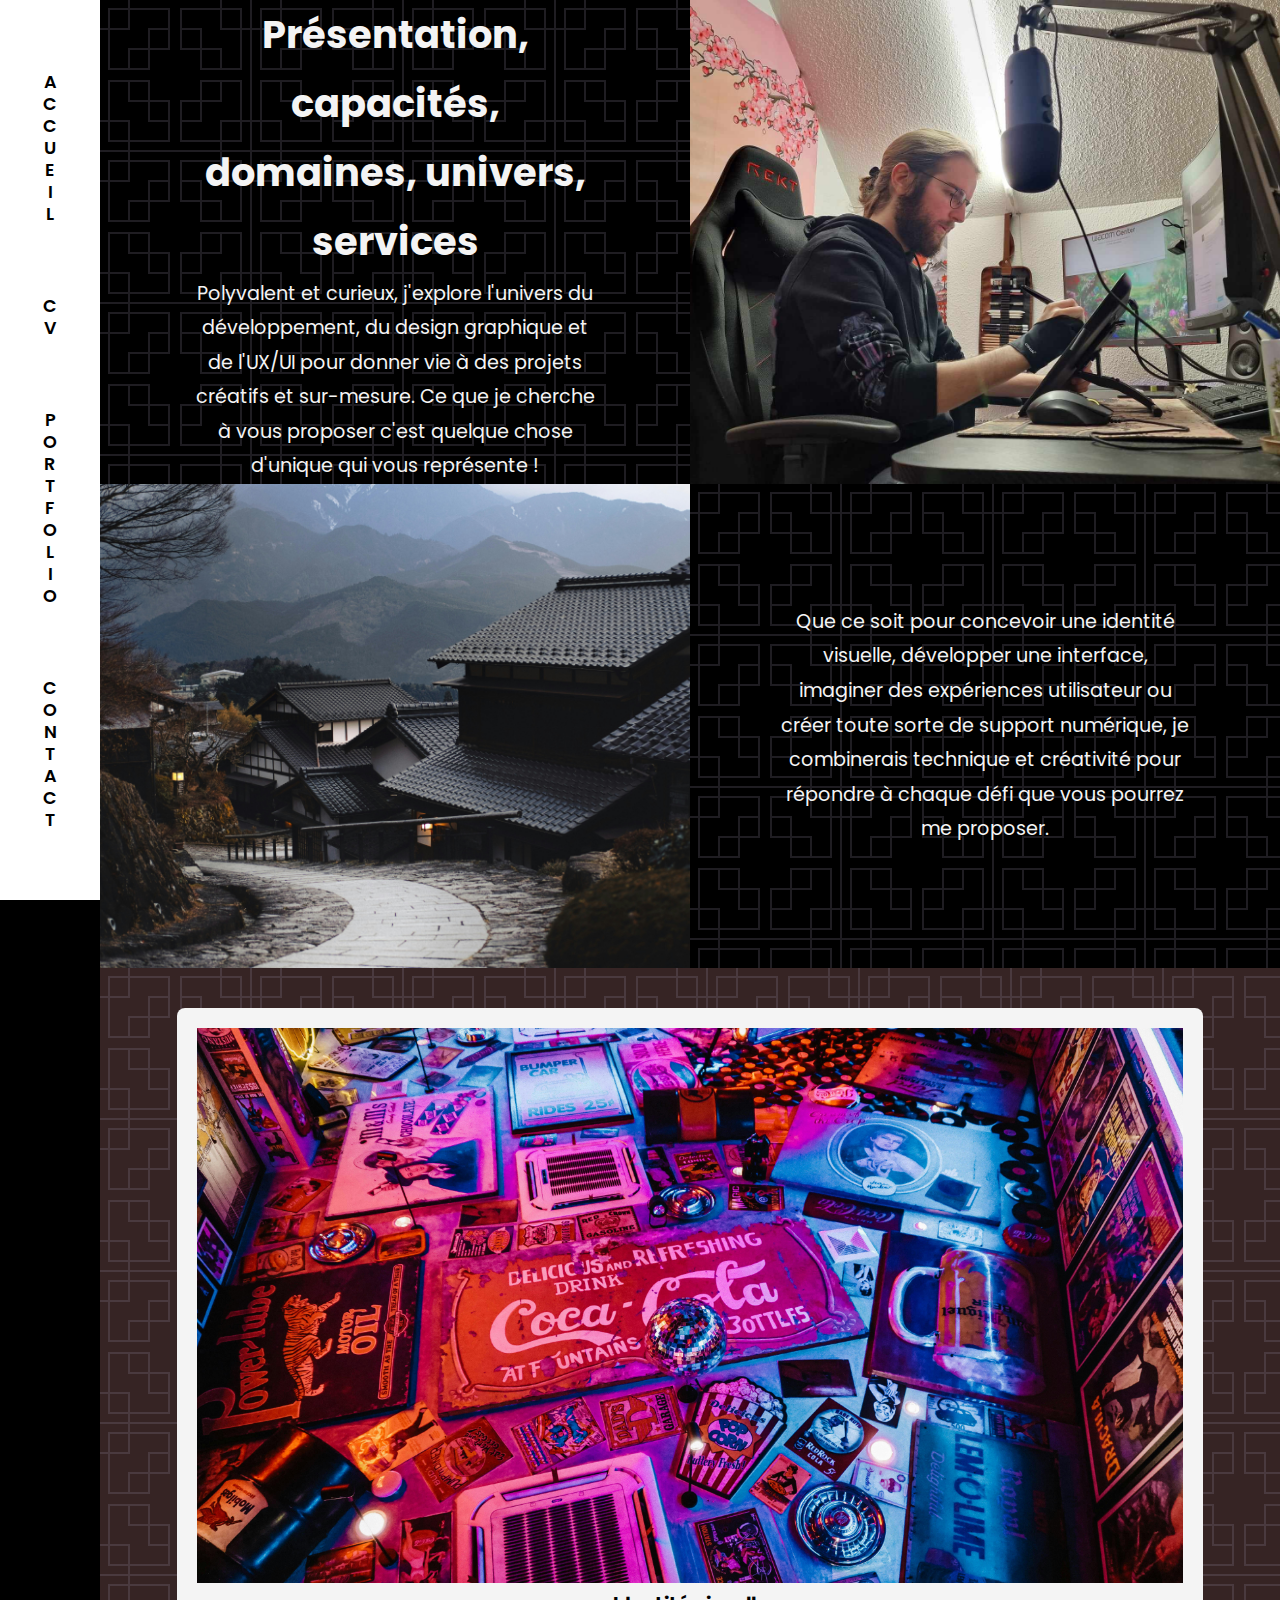
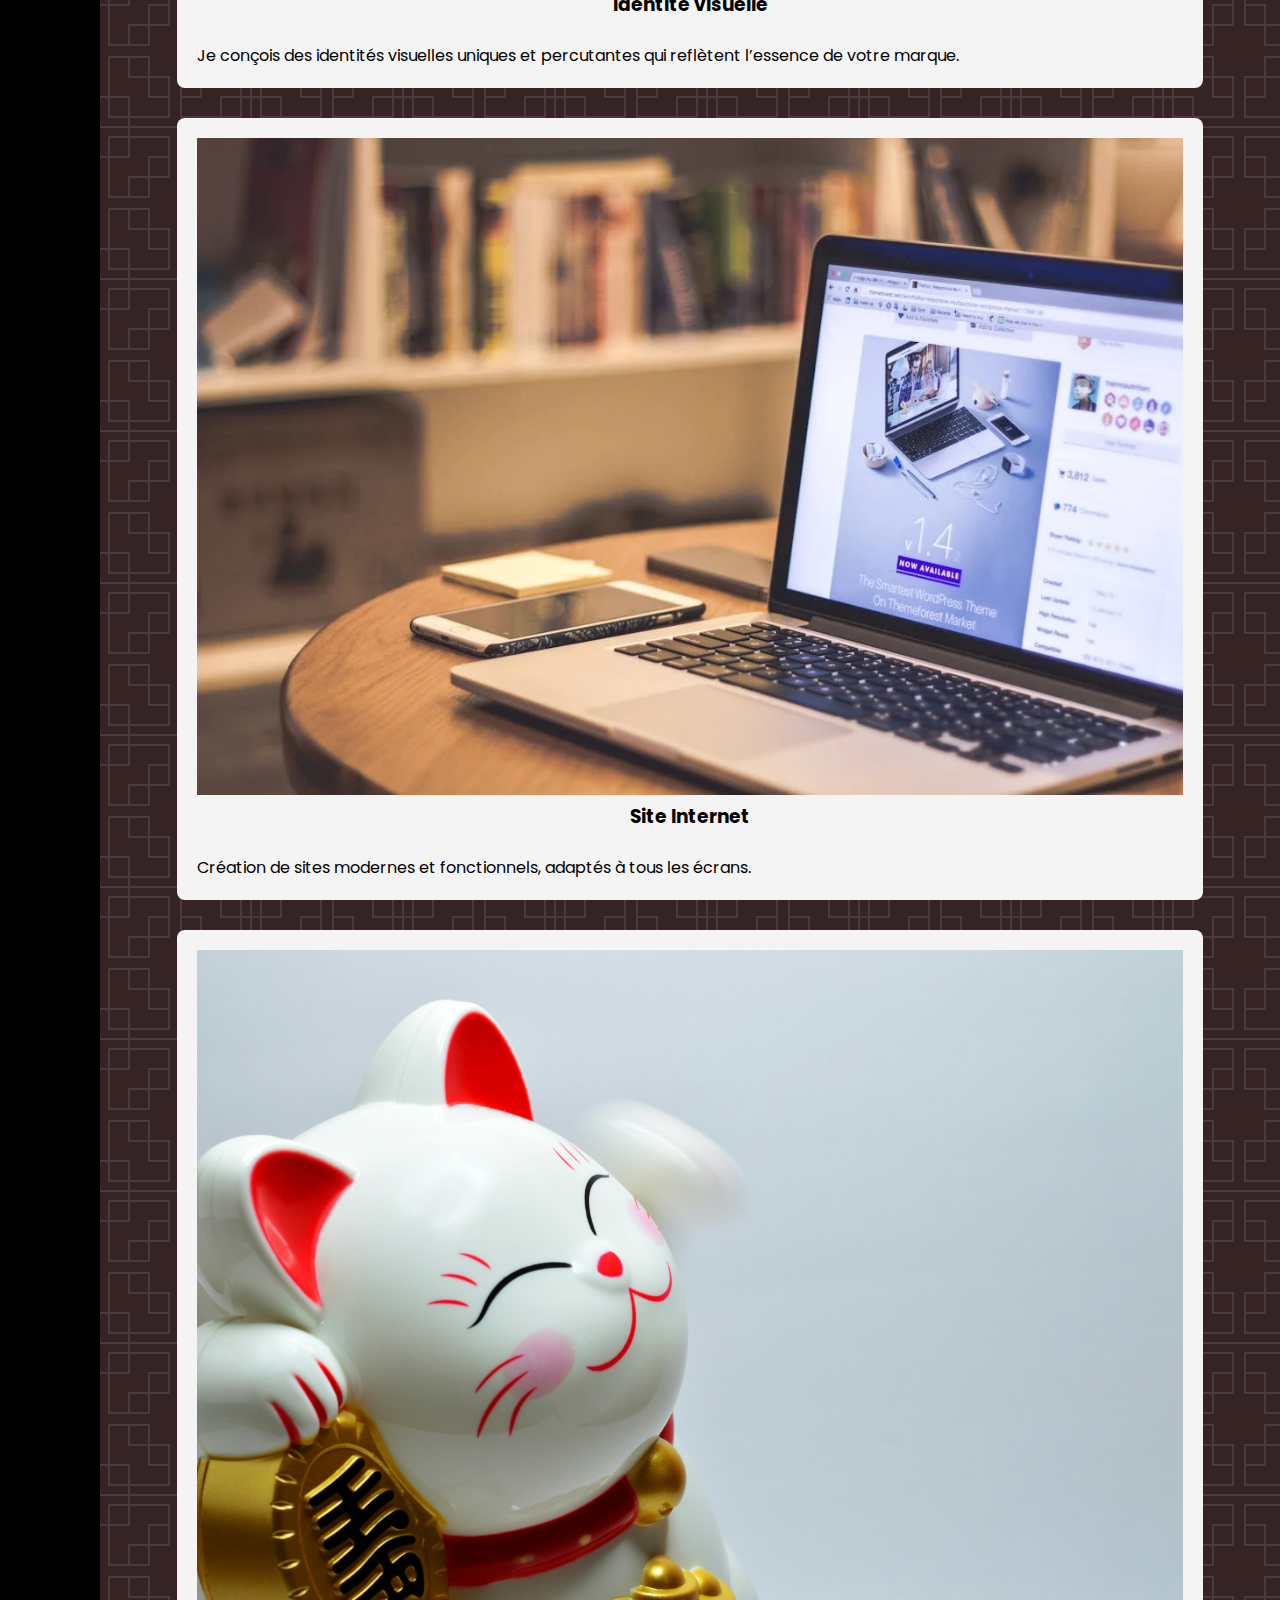
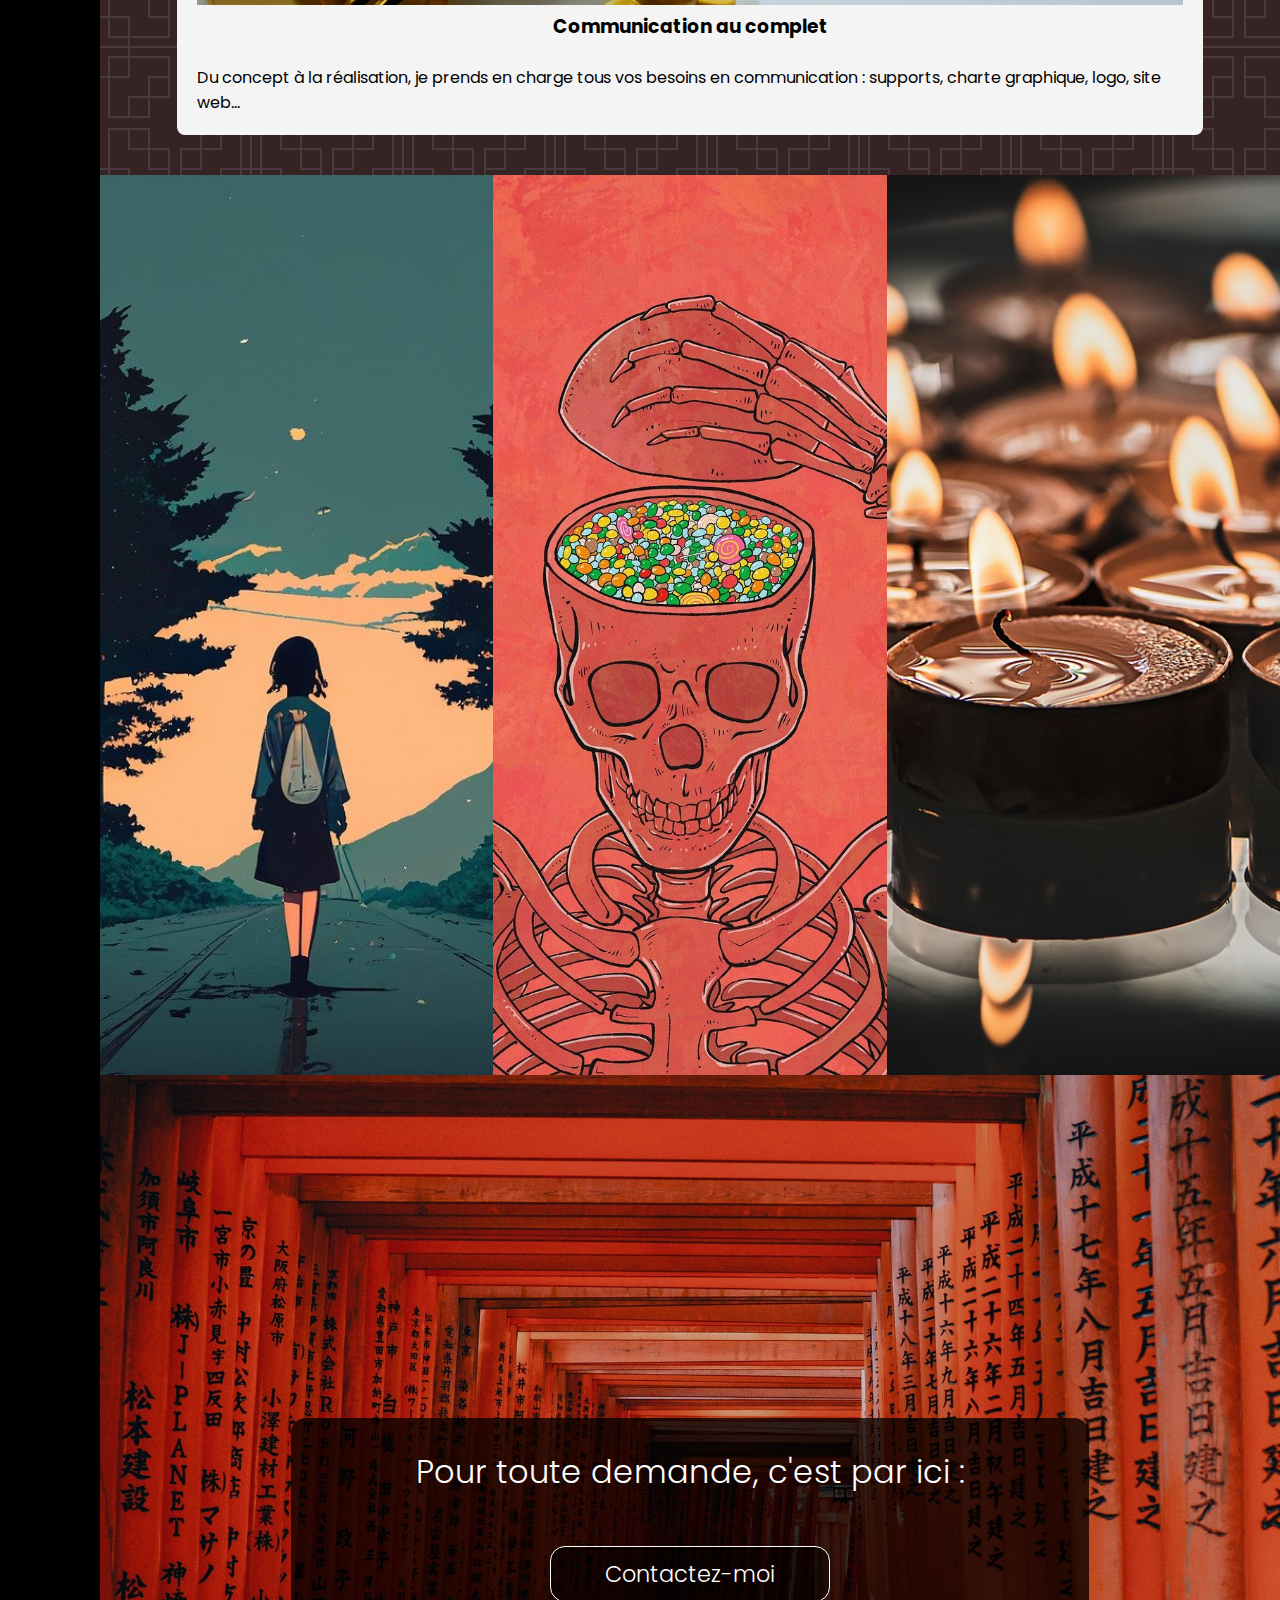
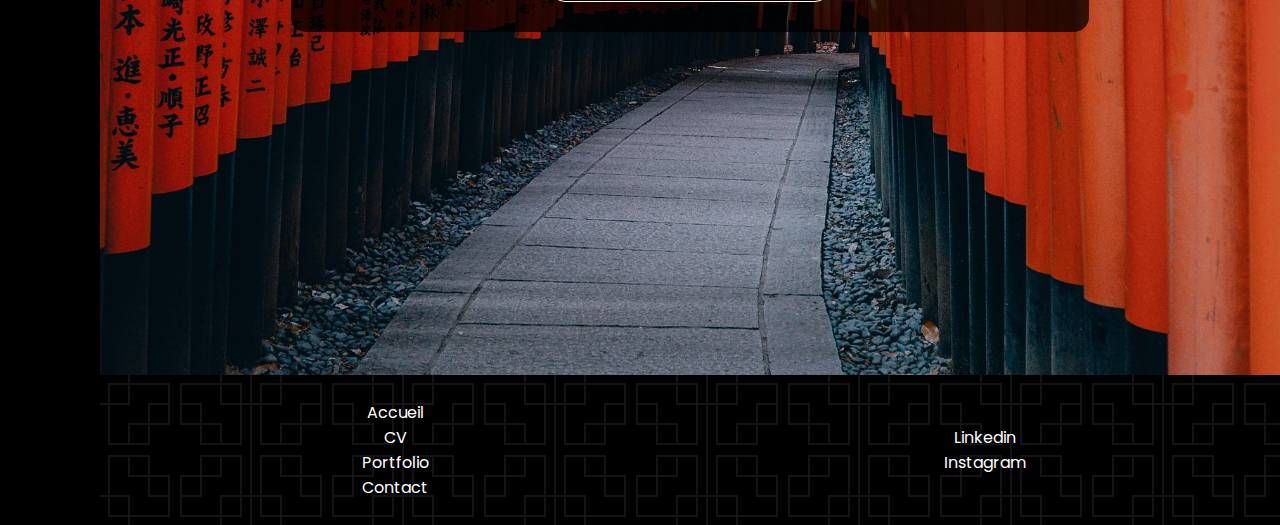
<file: index.html>
<!DOCTYPE html>
<html lang="fr">
  <head>
    <link rel="manifest" href="/manifest.json">

    <!-- Google Tag Manager -->
<script>(function(w,d,s,l,i){w[l]=w[l]||[];w[l].push({'gtm.start':
  new Date().getTime(),event:'gtm.js'});var f=d.getElementsByTagName(s)[0],
  j=d.createElement(s),dl=l!='dataLayer'?'&l='+l:'';j.async=true;j.src=
  'https://www.googletagmanager.com/gtm.js?id='+i+dl;f.parentNode.insertBefore(j,f);
  })(window,document,'script','dataLayer','GTM-NGPTC2RQ');</script>
  <!-- End Google Tag Manager -->
   
<!-- Google tag (gtag.js) -->
<script async src="https://www.googletagmanager.com/gtag/js?id=G-D5JGXHQNZS"></script>
<script>
  window.dataLayer = window.dataLayer || [];
  function gtag(){dataLayer.push(arguments);}
  gtag('js', new Date());

  gtag('config', 'G-D5JGXHQNZS');
</script>
<!-- Google tag (gtag.js) -->
    <meta charset="UTF-8" />
    <meta name="viewport" content="width=device-width, initial-scale=1.0" />
    <meta name="author" content="Guillaume MINDER" />
    <meta
      name="description"
      content="Bienvenue sur le site de Guillaume, un web designer passionné spécialisé dans la création de sites modernes, fonctionnels et esthétiques. Découvrez des solutions sur mesure adaptées à vos besoins numériques, du design responsive à l'optimisation de l'expérience utilisateur."
    />
    <!-- Facebook Meta Tags -->
    <meta property="og:url" content="https://noktaris.github.io/">
    <meta property="og:type" content="website">
    <meta property="og:title" content="Guillaume Minder | Créateur web Freelance">
    <meta property="og:description" content="Bienvenue sur le site de Guillaume, un web designer passionné spécialisé dans la création de sites modernes, fonctionnels et esthétiques. Découvrez des solutions sur mesure adaptées à vos besoins numériques, du design responsive à l'optimisation de l'expérience utilisateur.">
    <meta property="og:image" content="https://opengraph.b-cdn.net/production/images/a1476c8b-c7fa-4bd3-b3df-b1c81b7203be.jpg?token=8KwMSCF681VFklvLBjhLQzt_M1H3SwZzhCvWt5puyVA&height=720&width=720&expires=33275463709">

    <!-- Twitter Meta Tags -->
    <meta name="twitter:card" content="summary_large_image">
    <meta property="twitter:domain" content="noktaris.github.io">
    <meta property="twitter:url" content="https://noktaris.github.io/">
    <meta name="twitter:title" content="Guillaume Minder | Créateur web Freelance">
    <meta name="twitter:description" content="Bienvenue sur le site de Guillaume, un web designer passionné spécialisé dans la création de sites modernes, fonctionnels et esthétiques. Découvrez des solutions sur mesure adaptées à vos besoins numériques, du design responsive à l'optimisation de l'expérience utilisateur.">
    <meta name="twitter:image" content="https://opengraph.b-cdn.net/production/images/a1476c8b-c7fa-4bd3-b3df-b1c81b7203be.jpg?token=8KwMSCF681VFklvLBjhLQzt_M1H3SwZzhCvWt5puyVA&height=720&width=720&expires=33275463709">
    
    <title>Guillaume Minder | Créateur web Freelance</title>
    <link rel="stylesheet" href="index.css" />
    <link rel="preconnect" href="https://fonts.googleapis.com" />
    <link rel="preconnect" href="https://fonts.gstatic.com" crossorigin />
    <link
      href="https://fonts.googleapis.com/css2?family=Poppins:ital,wght@0,100;0,200;0,300;0,400;0,500;0,600;0,700;0,800;0,900;1,100;1,200;1,300;1,400;1,500;1,600;1,700;1,800;1,900&display=swap"
      rel="stylesheet"
    />
    <link
      rel="icon"
      href="images/bebce75f-a4d3-4d00-9b51-bc9f978c9c4a-profile_image-300x300.png"
      type="image/png"
    />
    <meta name="language" content="French" />
    <meta
      name="keywords"
      content="webdesign, freelance, graphisme, développement web, création de site, identité visuelle, site vitrine, création sur mesure, création web, UX/UI design, design, responsive design"
    />
    <link rel="canonical" href="https://noktaris.github.io/index" />
  </head>
  <body>
    <!-- Google Tag Manager (noscript) -->
<noscript><iframe src="https://www.googletagmanager.com/ns.html?id=GTM-NGPTC2RQ"
  height="0" width="0" style="display:none;visibility:hidden"></iframe></noscript>
  <!-- End Google Tag Manager (noscript) -->
    <div id="blocPage">
      <header>
        <nav id="menuNav" aria-label="Menu principal">
          <ul id="menuListe">
            <li><a href="index" class="titresMenu">ACCUEIL</a></li>
            <li><a href="cv" class="titresMenu">CV</a></li>
            <li><a href="portfolio" class="titresMenu">PORTFOLIO</a></li>
            <li><a href="contact" class="titresMenu">CONTACT</a></li>
          </ul>
        </nav>
      </header>

      <main>
        <div class="menuMobile">
          <div class="hamburger" id="hamburger" aria-label="Ouvrir le menu mobile" aria-expanded="false" aria-controls="menuNavMobile">
            <span></span>
            <span></span>
            <span></span>
          </div>

          <nav id="menuNavMobile" aria-label="Menu mobile" aria-hidden="true">
            <ul id="menuListeMobile">
              <li><a href="index" class="titresMenuList">ACCUEIL</a></li>
              <li><a href="cv" class="titresMenuList">CV</a></li>
              <li><a href="portfolio" class="titresMenuList">PORTFOLIO</a></li>
              <li><a href="contact" class="titresMenuList">CONTACT</a></li>
            </ul>
          </nav>
        </div>
        <!-- Bloc présentation -->
        <section
          id="presentation"
          itemscope
          itemtype="http://schema.org/Person"
          aria-labelledby="presentationTitle"
        >
          <div class="blocPresention1">
            <h1>Présentation, capacités, domaines, univers, services</h1>
            <p itemprop="jobTitle">
              Polyvalent et curieux, j'explore l'univers du développement, du
              design graphique et de l'UX/UI pour donner vie à des projets
              créatifs et sur-mesure. Ce que je cherche à vous proposer c'est
              quelque chose d'unique qui vous représente !
            </p>
          </div>
          <div class="blocPresention2">
            <img
              src="images/moi.jpg"
              alt="Photographie de présentation"
              itemprop="image"
            />
          </div>
          <div class="blocPresention3">
            <img
              src="images/bloc1B.jpg"
              alt="paysage japonais, village de montagne"
              itemprop="image"
            />
          </div>
          <div class="blocPresention4">
            <p itemprop="jobTitle">
              Que ce soit pour concevoir une identité visuelle, développer une
              interface, imaginer des expériences utilisateur ou créer toute
              sorte de support numérique, je combinerais technique et créativité
              pour répondre à chaque défi que vous pourrez me proposer.
            </p>
          </div>
        </section>

        <!-- Bloc prestation -->
        <section id="prestation" itemscope itemtype="http://schema.org/Service" aria-labelledby="prestationTitle">
          <div class="blocPrestation">
            <img
              src="images/IdentitéVisuelle.jpg"
              alt="Image de bloc pour l'identité visuelle"
              itemprop="image"
            />
            <div class="illuContent">
              <h3>Identité visuelle</h3>
              <p itemprop="serviceType">
                Je conçois des identités visuelles uniques et percutantes qui
                reflètent l’essence de votre marque.
              </p>
            </div>
          </div>
          <div class="blocPrestation">
            <img
              src="images/website.webp"
              alt="Image de bloc pour la création de site Internet"
              itemprop="image"
            />
            <div class="illuContent">
              <h3>Site Internet</h3>
              <p itemprop="serviceType">
                Création de sites modernes et fonctionnels, adaptés à tous les
                écrans.
              </p>
            </div>
          </div>
          <div class="blocPrestation">
            <img
              src="images/all.jpg"
              alt="Image de bloc pour une communication au complet"
              itemprop="image"
            />
            <div class="illuContent">
              <h3>Communication au complet</h3>
              <p itemprop="serviceType">
                Du concept à la réalisation, je prends en charge tous vos
                besoins en communication : supports, charte graphique, logo,
                site web...
              </p>
            </div>
          </div>
        </section>

        <!-- Bloc travaux -->
        <section
          id="travaux"
          itemscope
          itemtype="http://schema.org/CreativeWork"
          aria-labelledby="travauxTitle"
        >
          <a href="portfolio#badGob" class="blocTravaux1 blocTravaux">
            <div class="texteCaché" itemprop="text">
              Projet Bad Gob Studio <br />Identité visuelle
            </div>
          </a>
          <a href="portfolio#alestorm" class="blocTravaux2 blocTravaux">
            <div class="texteCaché" itemprop="text">
              Projet Alestorm <br />Création web CMS
            </div>
          </a>
          <a href="portfolio#uxParcours" class="blocTravaux3 blocTravaux">
            <div class="texteCaché" itemprop="text">
              Projet Bougie de Charroux <br />UX Design, Parcours utilisateur
            </div>
          </a>
        </section>

        <!-- Bloc contact -->
        <section
          id="contact"
          itemscope
          itemtype="http://schema.org/ContactPoint"
           aria-labelledby="contactTitle"
        >
          <div id="contactDiv">
            <p id="pContact" itemprop="contactType" >
              Pour toute demande, c'est par ici :
            </p>
            <a href="contact" id="contactBut">Contactez-moi</a>
          </div>
        </section>

        <footer>
          <div class="blocFooter" aria-label="Liens utiles">
            <a href="https://www.linkedin.com/in/guillaume-minder-5b813629a/"
              >Linkedin</a
            >
            <a href="https://www.instagram.com/noktaris/?next=%2F&hl=fr"
              >Instagram</a
            >
          </div>
          <div class="blocFooter">
            <a href="index" rel="nofollow">Accueil</a>
            <a href="cv" rel="nofollow">CV</a>
            <a href="portfolio" rel="nofollow">Portfolio</a>
            <a href="contact" rel="nofollow">Contact</a>
          </div>
        </footer>
      </main>
    </div>

    <script>
      const menuNavMobile = document.getElementById("menuNavMobile");
      const burger = document.getElementById("hamburger");

      burger.addEventListener("click", function () {
        console.log("Menu clicked!");
        menuNavMobile.classList.toggle("menuMobileActif");
      });
    </script>
    <script>
      if ('serviceWorker' in navigator) {
        window.addEventListener('load', () => {
          navigator.serviceWorker.register('/sw.js')
            .then(registration => {
              console.log('Service Worker enregistré avec succès:', registration);
            })
            .catch(error => {
              console.log('Échec de l\'enregistrement du Service Worker:', error);
            });
        });
      }
    </script>
  </body>
</html>
</file>
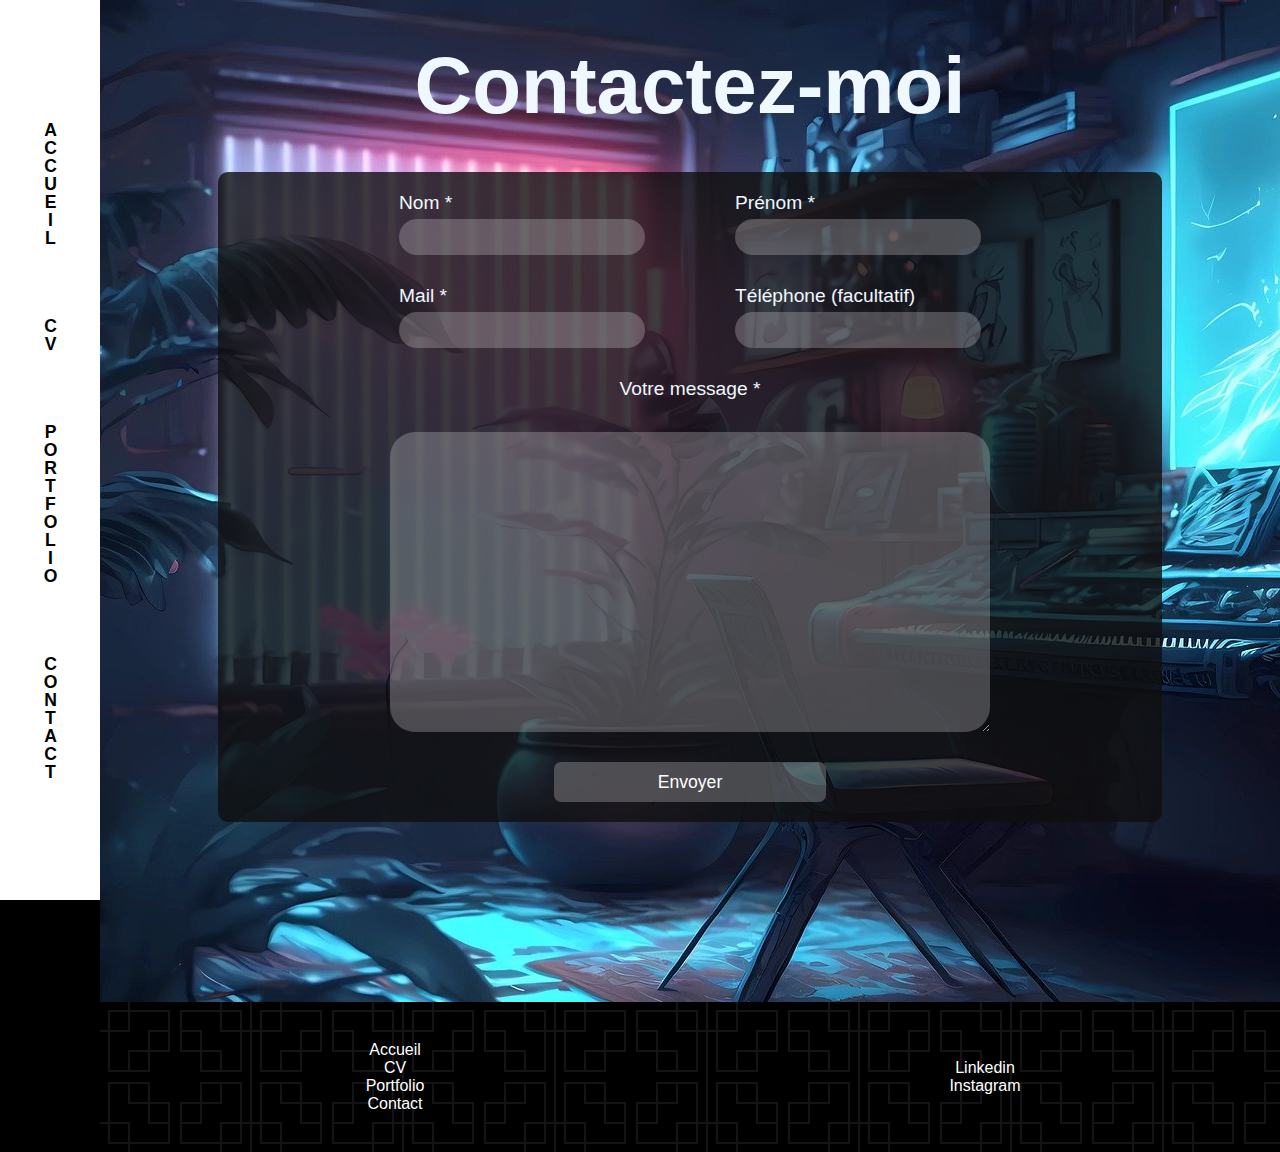
<file: contact.html>
<!DOCTYPE html>
<html lang="en">
<head>
    <!-- Google Tag Manager -->
<script>(function(w,d,s,l,i){w[l]=w[l]||[];w[l].push({'gtm.start':
    new Date().getTime(),event:'gtm.js'});var f=d.getElementsByTagName(s)[0],
    j=d.createElement(s),dl=l!='dataLayer'?'&l='+l:'';j.async=true;j.src=
    'https://www.googletagmanager.com/gtm.js?id='+i+dl;f.parentNode.insertBefore(j,f);
    })(window,document,'script','dataLayer','GTM-NGPTC2RQ');</script>
    <!-- End Google Tag Manager -->
     
<!-- Google tag (gtag.js) -->
<script async src="https://www.googletagmanager.com/gtag/js?id=G-D5JGXHQNZS"></script>
<script>
  window.dataLayer = window.dataLayer || [];
  function gtag(){dataLayer.push(arguments);}
  gtag('js', new Date());

  gtag('config', 'G-D5JGXHQNZS');
</script>
<!-- Google tag (gtag.js) -->
    <meta charset="UTF-8">
    <meta name="viewport" content="width=device-width, initial-scale=1.0">
    <meta name="author" content="Guillaume MINDER">
    <meta name="description" content="Contactez-moi, votre web designer dédié, pour discuter de vos projets digitaux. Que ce soit pour une création de site, une refonte ou des conseils en UX/UI, il est disponible pour répondre à toutes vos questions et besoins.">
    <title>Contactez-moi : Ensemble, Donnons Vie à Vos Projets Web</title>
    <link rel="stylesheet" href="contact.css">
    <link rel="preconnect" href="https://fonts.googleapis.com">
    <link rel="preconnect" href="https://fonts.gstatic.com" crossorigin>
    <link href="https://fonts.googleapis.com/css2?family=Poppins:ital,wght@0,100;0,200;0,300;0,400;0,500;0,600;0,700;0,800;0,900;1,100;1,200;1,300;1,400;1,500;1,600;1,700;1,800;1,900&display=swap" rel="stylesheet">
    <link rel="icon" href="images/bebce75f-a4d3-4d00-9b51-bc9f978c9c4a-profile_image-300x300.png" type="image/png">
    <meta name="language" content="French">
    <meta name="keywords" content="webdesign, freelance, graphisme, développement web, création de site, identité visuelle, site vitrine, création sur mesure, création web, UX/UI design, design, responsive design">
     
    
    <!-- Facebook Meta Tags -->
    <meta property="og:url" content="https://noktaris.github.io/">
    <meta property="og:type" content="website">
    <meta property="og:title" content="Guillaume Minder | Créateur web Freelance">
    <meta property="og:description" content="Bienvenue sur le site de Guillaume, un web designer passionné spécialisé dans la création de sites modernes, fonctionnels et esthétiques. Découvrez des solutions sur mesure adaptées à vos besoins numériques, du design responsive à l'optimisation de l'expérience utilisateur.">
    <meta property="og:image" content="https://opengraph.b-cdn.net/production/images/a1476c8b-c7fa-4bd3-b3df-b1c81b7203be.jpg?token=8KwMSCF681VFklvLBjhLQzt_M1H3SwZzhCvWt5puyVA&height=720&width=720&expires=33275463709">

    <!-- Twitter Meta Tags -->
    <meta name="twitter:card" content="summary_large_image">
    <meta property="twitter:domain" content="noktaris.github.io">
    <meta property="twitter:url" content="https://noktaris.github.io/">
    <meta name="twitter:title" content="Guillaume Minder | Créateur web Freelance">
    <meta name="twitter:description" content="Bienvenue sur le site de Guillaume, un web designer passionné spécialisé dans la création de sites modernes, fonctionnels et esthétiques. Découvrez des solutions sur mesure adaptées à vos besoins numériques, du design responsive à l'optimisation de l'expérience utilisateur.">
    <meta name="twitter:image" content="https://opengraph.b-cdn.net/production/images/a1476c8b-c7fa-4bd3-b3df-b1c81b7203be.jpg?token=8KwMSCF681VFklvLBjhLQzt_M1H3SwZzhCvWt5puyVA&height=720&width=720&expires=33275463709">
    <link rel="canonical" href="https://noktaris.github.io/contact">
    
</head>
<body>
    <!-- Google Tag Manager (noscript) -->
<noscript><iframe src="https://www.googletagmanager.com/ns.html?id=GTM-NGPTC2RQ"
    height="0" width="0" style="display:none;visibility:hidden"></iframe></noscript>
    <!-- End Google Tag Manager (noscript) -->
    
    <div id="blocPage">



        <header>

            <nav id="menuNav">
                <ul id="menuListe">
                    <li><a href="index" class="titresMenu">ACCUEIL</a></li>
                    <li><a href="cv" class="titresMenu">CV</a></li>
                    <li><a href="portfolio" class="titresMenu">PORTFOLIO</a></li>
                    <li><a href="contact" class="titresMenu">CONTACT</a></li>
                </ul>
            </nav> 
        </header>

        <main itemscope itemtype="https://schema.org/ContactPage">
            <div class="menuMobile">
                <div class="hamburger" id="hamburger">
                    <span></span>
                    <span></span>
                    <span></span>
                </div>

                <nav id="menuNavMobile">
                    <ul id="menuListeMobile">
                    <li><a href="index" class="titresMenu">ACCUEIL</a></li>
                    <li><a href="cv" class="titresMenu">CV</a></li>
                    <li><a href="portfolio" class="titresMenu">PORTFOLIO</a></li>
                    <li><a href="contact" class="titresMenu">CONTACT</a></li>
                    </ul>
                </nav> 
            </div>
            <h1 itemprop="name">Contactez-moi</h1>

            <form action="?" method="get" id="contactForm">

                <div class="ligne">
                    <div class="ligneA">
                        <div class="blocNom"><label for="nom">Nom * </label> <input type="text" name="nom" id="nom" required></div>
                        <div class="blocPrenom"><label for="prenom">Prénom * </label> <input type="text" name="prenom" id="prenom" required></div>
                    </div>

                    <div class="ligneB">
                        <div class="blocMail"><label for="mail">Mail * </label> <input type="email" name="mail" id="mail" required></div>
                        <div class="blocPhone"><label for="phone">Téléphone (facultatif) </label> <input type="tel" name="phone" id="phone"></div>
                    </div>
                </div>

                <div class="blocMessage">
                    <label for="message">Votre message *</label> <br>
                    <textarea name="message" id="message"></textarea>                    
                </div>

                <button type="submit">Envoyer</button>
            </form>

     
        
            <footer>

                <div class="blocFooter">  
                    <a href="https://www.linkedin.com/in/guillaume-minder-5b813629a/">Linkedin</a>
                    <a href="https://www.instagram.com/noktaris/?next=%2F&hl=fr">Instagram</a>
                </div>
                <div class="blocFooter">  
                    <a href="index" rel="nofollow">Accueil</a>
                    <a href="cv" rel="nofollow">CV</a>
                    <a href="portfolio" rel="nofollow">Portfolio</a>
                    <a href="contact" rel="nofollow">Contact</a>  
                </div> 
        
        
            </footer>
        </main>
    </div>
    <script>
           
        const menuNavMobile = document.getElementById("menuNavMobile");
        const burger = document.getElementById("hamburger"); 

        burger.addEventListener("click", function() {  
            console.log("Menu clicked!");
            menuNavMobile.classList.toggle("menuMobileActif");
        });


    </script>
</body>
</html>
</file>
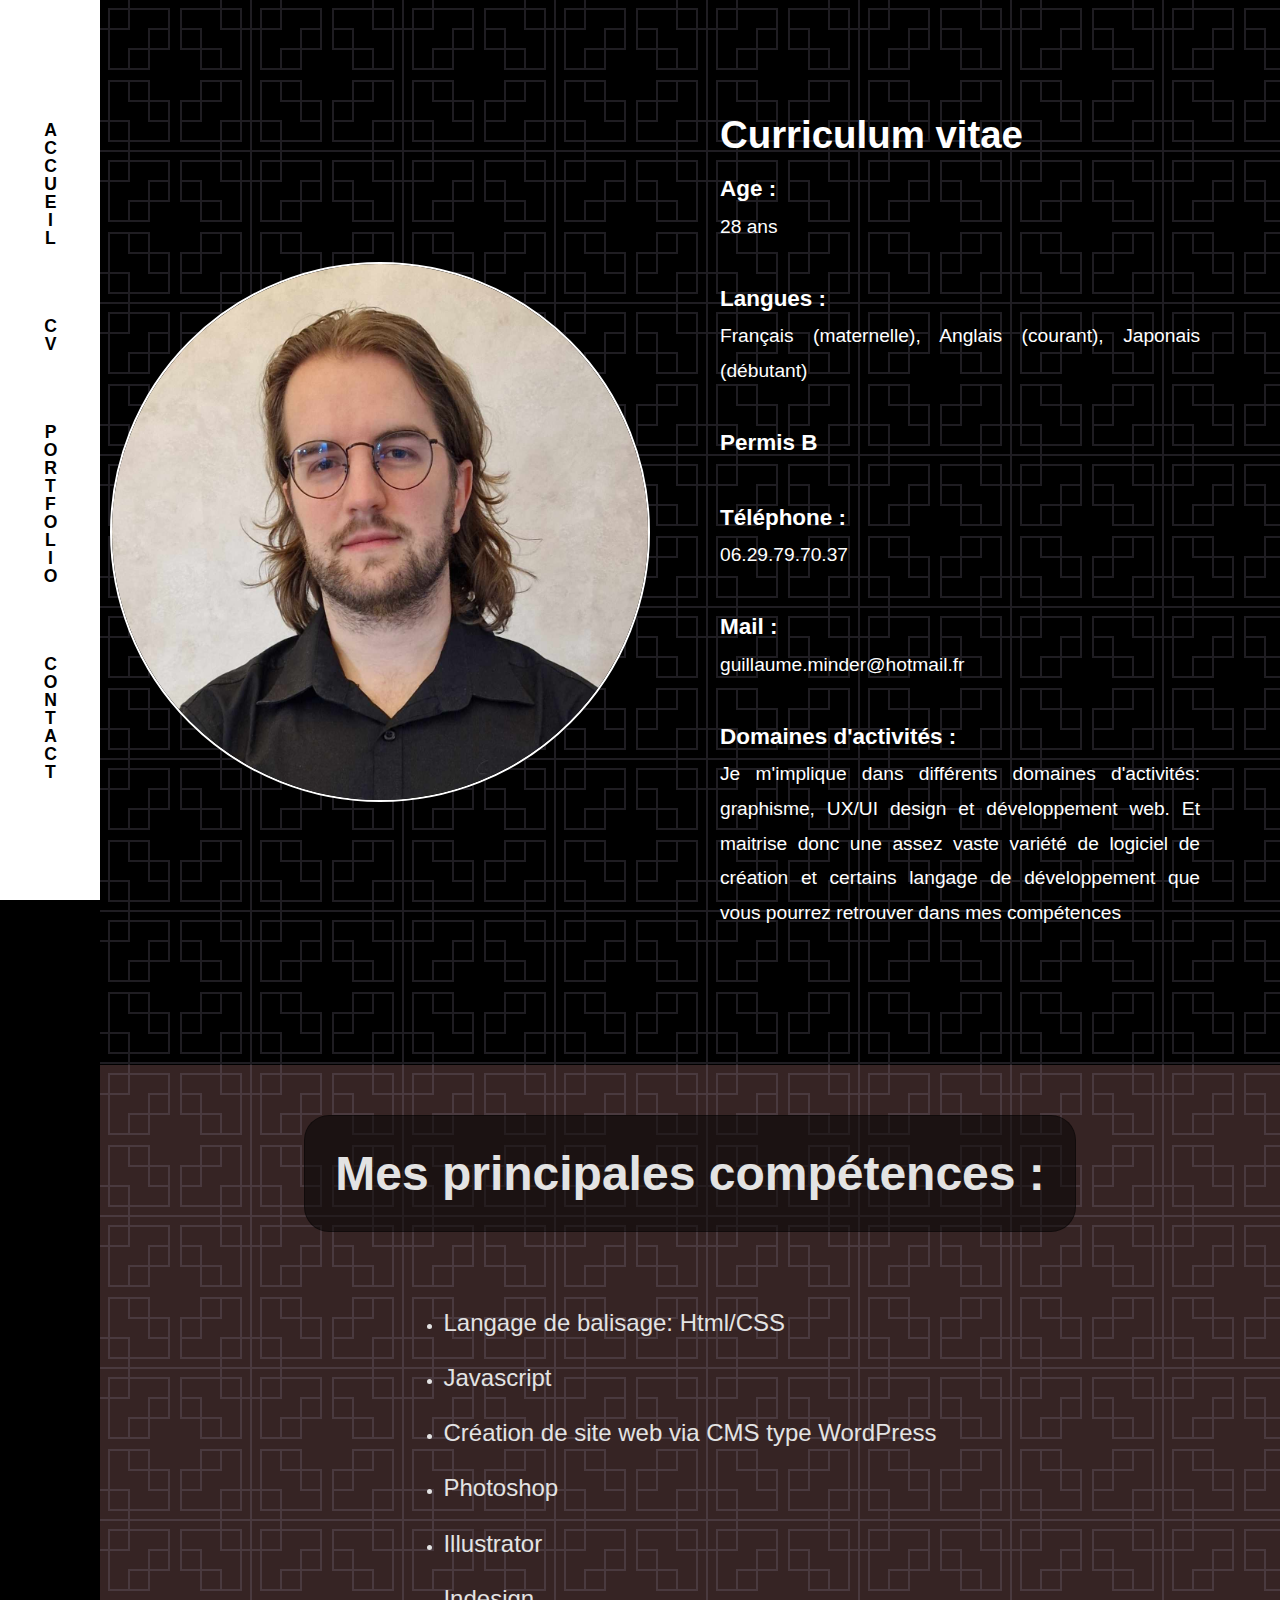
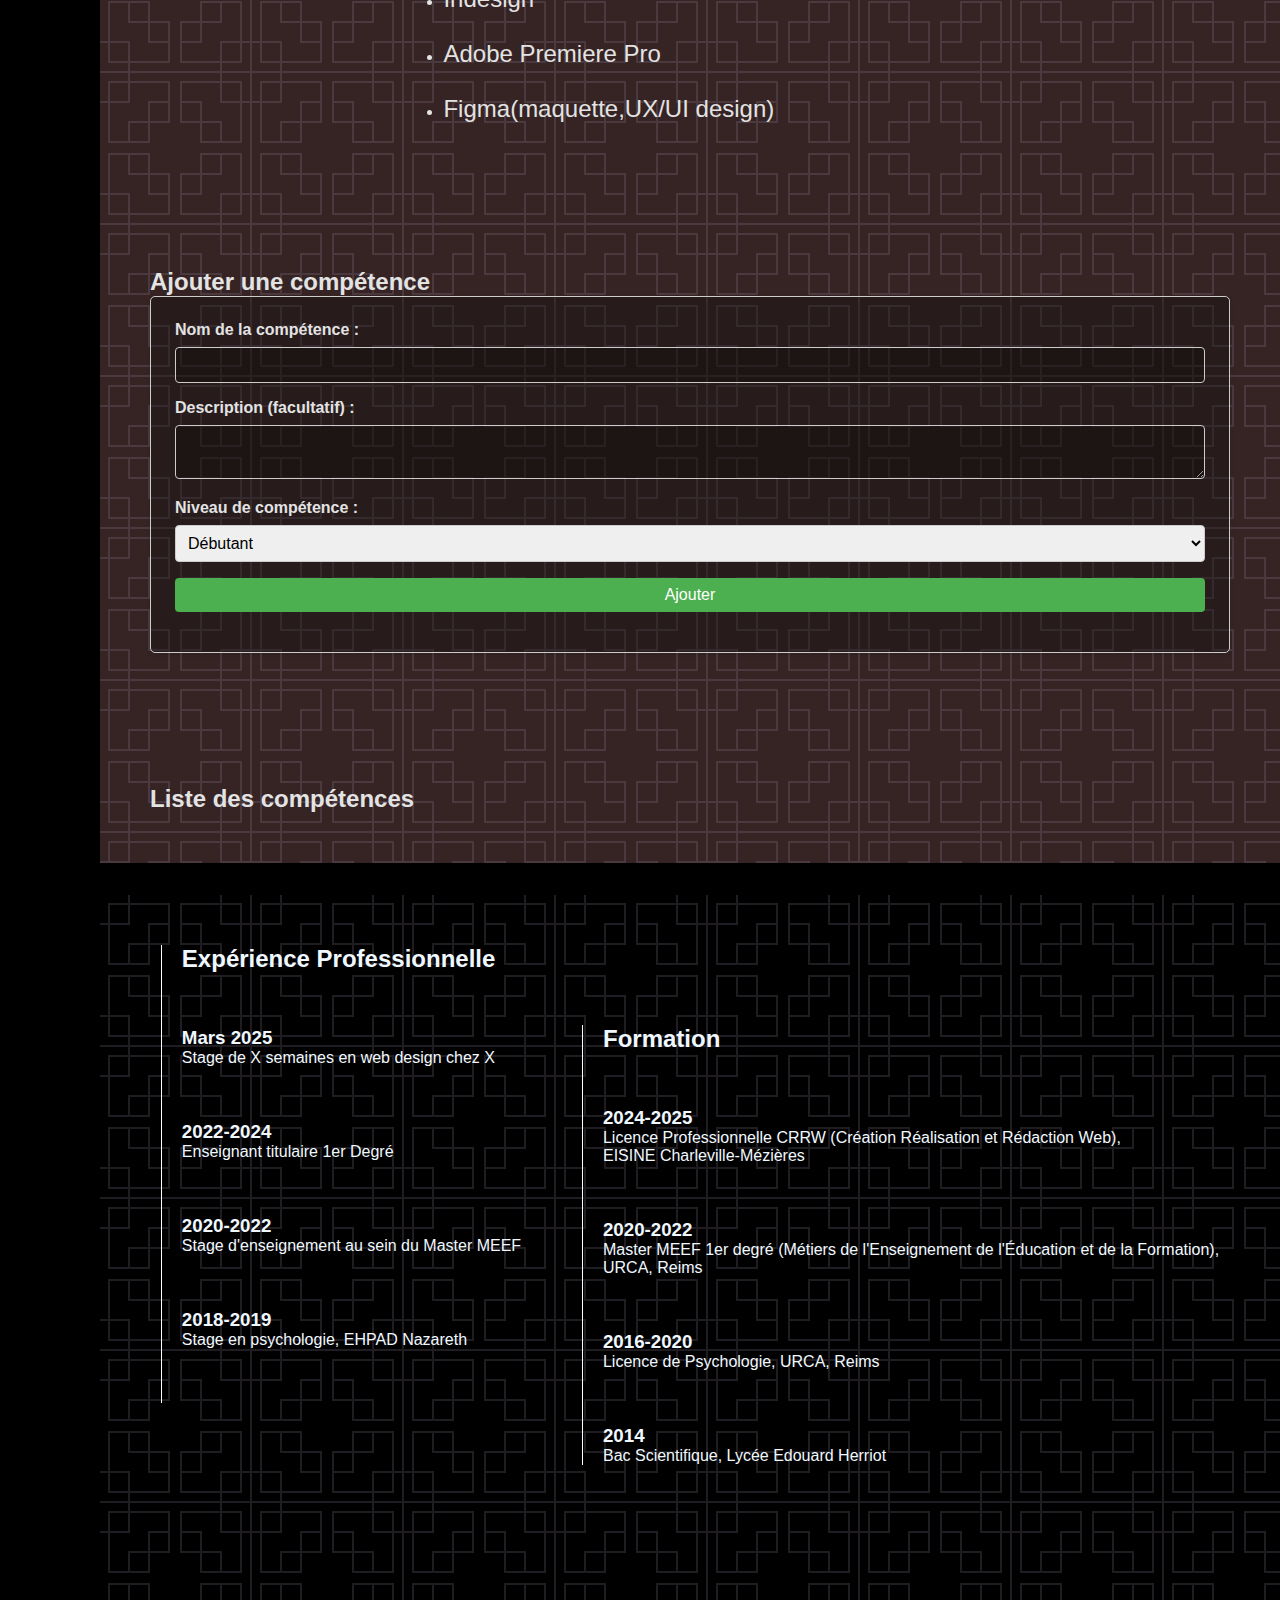
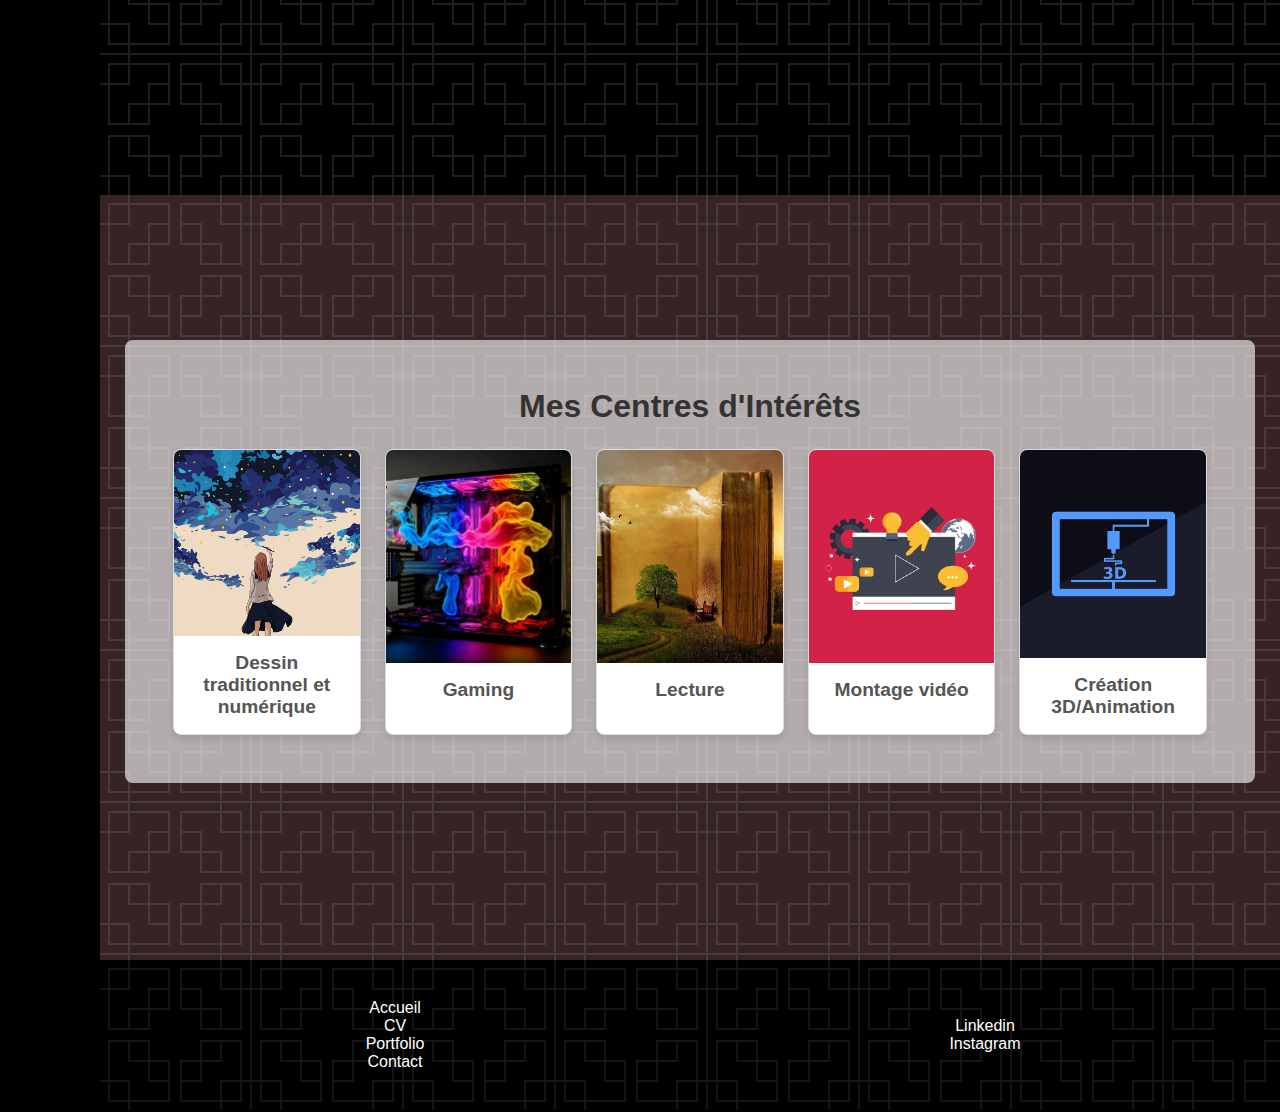
<file: cv.html>
<!DOCTYPE html>
<html lang="en">
  <head>
    <!-- Google Tag Manager -->
    <script>
      (function (w, d, s, l, i) {
        w[l] = w[l] || [];
        w[l].push({ "gtm.start": new Date().getTime(), event: "gtm.js" });
        var f = d.getElementsByTagName(s)[0],
          j = d.createElement(s),
          dl = l != "dataLayer" ? "&l=" + l : "";
        j.async = true;
        j.src = "https://www.googletagmanager.com/gtm.js?id=" + i + dl;
        f.parentNode.insertBefore(j, f);
      })(window, document, "script", "dataLayer", "GTM-NGPTC2RQ");
    </script>
    <!-- End Google Tag Manager -->

    <!-- Google tag (gtag.js) -->
    <script
      async
      src="https://www.googletagmanager.com/gtag/js?id=G-D5JGXHQNZS"
    ></script>
    <script>
      window.dataLayer = window.dataLayer || [];
      function gtag() {
        dataLayer.push(arguments);
      }
      gtag("js", new Date());

      gtag("config", "G-D5JGXHQNZS");
    </script>

    <meta charset="UTF-8" />
    <meta name="viewport" content="width=device-width, initial-scale=1.0" />
    <meta name="author" content="Guillaume MINDER" />
    <meta
      name="description"
      content="Explorez le parcours professionnel de Guillaume, web designer expérimenté. Découvrez ses compétences techniques, ses projets réalisés, ainsi que son expertise en design UX/UI, développement web et gestion de projets numériques."
    />
    <title>Mon Parcours et mes Compétences en création web</title>

    <link rel="stylesheet" href="cv.css" />
    <link rel="preconnect" href="https://fonts.googleapis.com" />
    <link rel="preconnect" href="https://fonts.gstatic.com" crossorigin />
    <link
      href="https://fonts.googleapis.com/css2?family=Poppins:ital,wght@0,100;0,200;0,300;0,400;0,500;0,600;0,700;0,800;0,900;1,100;1,200;1,300;1,400;1,500;1,600;1,700;1,800;1,900&display=swap"
      rel="stylesheet"
    />
    <link
      rel="icon"
      href="images/bebce75f-a4d3-4d00-9b51-bc9f978c9c4a-profile_image-300x300.png"
      type="image/png"
    />
    <meta name="language" content="French" />
    <meta
      name="keywords"
      content="webdesign, freelance, graphisme, développement web, création de site, identité visuelle, site vitrine, création sur mesure, création web, UX/UI design, design, responsive design"
    />

    <!-- Facebook Meta Tags -->
    <meta property="og:url" content="https://noktaris.github.io/" />
    <meta property="og:type" content="website" />
    <meta
      property="og:title"
      content="Guillaume Minder | Créateur web Freelance"
    />
    <meta
      property="og:description"
      content="Bienvenue sur le site de Guillaume, un web designer passionné spécialisé dans la création de sites modernes, fonctionnels et esthétiques. Découvrez des solutions sur mesure adaptées à vos besoins numériques, du design responsive à l'optimisation de l'expérience utilisateur."
    />
    <meta
      property="og:image"
      content="https://opengraph.b-cdn.net/production/images/a1476c8b-c7fa-4bd3-b3df-b1c81b7203be.jpg?token=8KwMSCF681VFklvLBjhLQzt_M1H3SwZzhCvWt5puyVA&height=720&width=720&expires=33275463709"
    />

    <!-- Twitter Meta Tags -->
    <meta name="twitter:card" content="summary_large_image" />
    <meta property="twitter:domain" content="noktaris.github.io" />
    <meta property="twitter:url" content="https://noktaris.github.io/" />
    <meta
      name="twitter:title"
      content="Guillaume Minder | Créateur web Freelance"
    />
    <meta
      name="twitter:description"
      content="Bienvenue sur le site de Guillaume, un web designer passionné spécialisé dans la création de sites modernes, fonctionnels et esthétiques. Découvrez des solutions sur mesure adaptées à vos besoins numériques, du design responsive à l'optimisation de l'expérience utilisateur."
    />
    <meta
      name="twitter:image"
      content="https://opengraph.b-cdn.net/production/images/a1476c8b-c7fa-4bd3-b3df-b1c81b7203be.jpg?token=8KwMSCF681VFklvLBjhLQzt_M1H3SwZzhCvWt5puyVA&height=720&width=720&expires=33275463709"
    />
    <link rel="canonical" href="https://noktaris.github.io/cv" />
  </head>
  <body>
    <!-- Google Tag Manager (noscript) -->
    <noscript
      ><iframe
        src="https://www.googletagmanager.com/ns.html?id=GTM-NGPTC2RQ"
        height="0"
        width="0"
        style="display: none; visibility: hidden"
      ></iframe
    ></noscript>
    <!-- End Google Tag Manager (noscript) -->

    <div id="blocPage">
      <header>
        <nav id="menuNav">
          <ul id="menuListe">
            <li><a href="index" class="titresMenu">ACCUEIL</a></li>
            <li><a href="cv" class="titresMenu">CV</a></li>
            <li><a href="portfolio" class="titresMenu">PORTFOLIO</a></li>
            <li><a href="contact" class="titresMenu">CONTACT</a></li>
          </ul>
        </nav>
      </header>

      <main>
        <div class="menuMobile">
          <div class="hamburger" id="hamburger">
            <span></span>
            <span></span>
            <span></span>
          </div>

          <nav id="menuNavMobile">
            <ul id="menuListeMobile">
              <li><a href="index" class="titresMenuList">ACCUEIL</a></li>
              <li><a href="cv" class="titresMenuList">CV</a></li>
              <li><a href="portfolio" class="titresMenuList">PORTFOLIO</a></li>
              <li><a href="contact" class="titresMenuList">CONTACT</a></li>
            </ul>
          </nav>
        </div>
        <div id="infoG" itemscope itemtype="http://schema.org/Person">
          <img
            src="images/ptcv.jpg"
            alt="Photo de présentation"
            class="image"
            itemprop="image"
          />
          <div class="texte">
            <h1>Curriculum vitae</h1>
            <h3 itemprop="birthDate">Age :</h3>
            <p>28 ans</p>
            <br />

            <h3 itemprop="knowsLanguage">Langues :</h3>
            <p>Français (maternelle), Anglais (courant), Japonais (débutant)</p>
            <br />

            <h3 itemprop="hasCredential">Permis B</h3>
            <br />

            <h3 itemprop="telephone">Téléphone :</h3>
            <p>06.29.79.70.37</p>
            <br />

            <h3 itemprop="email">Mail :</h3>
            <p>guillaume.minder@hotmail.fr</p>
            <br />

            <h3 itemprop="jobTitle">Domaines d'activités :</h3>
            <p>
              Je m'implique dans différents domaines d'activités: graphisme,
              UX/UI design et développement web. Et maitrise donc une assez
              vaste variété de logiciel de création et certains langage de
              développement que vous pourrez retrouver dans mes compétences
            </p>
            <br />
          </div>
        </div>

        <div id="competenceBloc">
          <section
            id="competencePrincipales"
            itemscope
            itemtype="http://schema.org/Person"
          >
            <h2 itemprop="name">Mes principales compétences :</h2>
            <br />
            <ul>
              <li>
                <p itemprop="description">Langage de balisage: Html/CSS</p>
              </li>
              <li><p itemprop="description">Javascript</p></li>
              <li>
                <p itemprop="description">
                  Création de site web via CMS type WordPress
                </p>
              </li>
              <li><p itemprop="description">Photoshop</p></li>
              <li><p itemprop="description">Illustrator</p></li>
              <li><p itemprop="description">Indesign</p></li>
              <li><p itemprop="description">Adobe Premiere Pro</p></li>
              <li>
                <p itemprop="description">Figma(maquette,UX/UI design)</p>
              </li>
            </ul>
          </section>

          <section
            id="form-section"
            itemscope
            itemtype="http://schema.org/Person"
          >
            <h2 itemprop="name">Ajouter une compétence</h2>
            <form id="competence-form">
              <label for="nom" itemprop="description"
                >Nom de la compétence :</label
              >
              <input type="text" id="nom" name="nom" required />

              <label for="description" itemprop="description"
                >Description (facultatif) :</label
              >
              <textarea id="description" name="description"></textarea>

              <label for="niveau" itemprop="description"
                >Niveau de compétence :</label
              >
              <select id="niveau" name="niveau" required>
                <option value="Debutant" itemprop="description">
                  Débutant
                </option>
                <option value="Intermediaire" itemprop="description">
                  Intermédiaire
                </option>
                <option value="Avance" itemprop="description">Avancé</option>
              </select>

              <button type="submit" itemprop="description">Ajouter</button>
            </form>
          </section>

          <section
            id="liste-section"
            itemscope
            itemtype="http://schema.org/Person"
          >
            <h2 itemprop="name">Liste des compétences</h2>
            <ul id="competence-liste"></ul>
          </section>
        </div>

        <div id="parcours">
          <div
            id="parcoursGauche"
            itemscope
            itemtype="http://schema.org/EducationEvent"
          >
            <h2 class="titre" itemprop="name">Expérience Professionnelle</h2>
            <br /><br /><br />
            <h3>Mars 2025</h3>
            <p itemprop="description">
              Stage de X semaines en web design chez X
            </p>
            <br /><br /><br />

            <h3>2022-2024</h3>
            <p itemprop="description">Enseignant titulaire 1er Degré</p>
            <br /><br /><br />

            <h3>2020-2022</h3>
            <p itemprop="description">
              Stage d'enseignement au sein du Master MEEF
            </p>
            <br /><br /><br />

            <h3>2018-2019</h3>
            <p itemprop="description">Stage en psychologie, EHPAD Nazareth</p>
            <br /><br /><br />
          </div>

          <div
            id="parcoursDroit"
            itemscope
            itemtype="http://schema.org/EducationEvent"
          >
            <h2 class="titre" itemprop="name">Formation</h2>
            <br /><br /><br />
            <h3>2024-2025</h3>
            <p itemprop="description">
              Licence Professionnelle CRRW (Création Réalisation et Rédaction
              Web),<br />
              EISINE Charleville-Mézières
            </p>
            <br /><br /><br />

            <h3>2020-2022</h3>
            <p itemprop="description">
              Master MEEF 1er degré (Métiers de l'Enseignement de l'Éducation et
              de la Formation),<br />
              URCA, Reims
            </p>
            <br /><br /><br />

            <h3>2016-2020</h3>
            <p itemprop="description">Licence de Psychologie, URCA, Reims</p>
            <br /><br /><br />

            <h3>2014</h3>
            <p itemprop="description">
              Bac Scientifique, Lycée Edouard Herriot
            </p>
          </div>
        </div>

        <div id="interet" itemscope itemprop="http://schema.org/Interest">
          <section class="hobbies">
            <h2 itemprop="name">Mes Centres d'Intérêts</h2>
            <div class="hobbies-grid">
              <div class="hobby">
                <img
                  src="images/ui.webp"
                  alt="Dessin traditionnel et numérique"
                />
                <h3>Dessin traditionnel et numérique</h3>
              </div>
              <div class="hobby">
                <img src="images/gaming-pc-7737628_1280.jpg" alt="Gaming" />
                <h3>Gaming</h3>
              </div>
              <div class="hobby">
                <img src="images/book-863418_1280.jpg" alt="Lecture" />
                <h3>Lecture</h3>
              </div>
              <div class="hobby">
                <img
                  src="images/youtube-5000699_1280.png"
                  alt="Montage vidéo"
                />
                <h3>Montage vidéo</h3>
              </div>
              <div class="hobby">
                <img
                  src="images/3d-printer-3311587_1280.png"
                  alt="Création 3D/Animation"
                />
                <h3>Création 3D/Animation</h3>
              </div>
            </div>
          </section>
        </div>

        <footer>
          <div class="blocFooter">
            <a href="https://www.linkedin.com/in/guillaume-minder-5b813629a/"
              >Linkedin</a
            >
            <a href="https://www.instagram.com/noktaris/?next=%2F&hl=fr"
              >Instagram</a
            >
          </div>
          <div class="blocFooter">
            <a href="index" rel="nofollow">Accueil</a>
            <a href="cv" rel="nofollow">CV</a>
            <a href="portfolio" rel="nofollow">Portfolio</a>
            <a href="contact" rel="nofollow">Contact</a>
          </div>
        </footer>
      </main>
    </div>

    <script>
      const formulaire = document.getElementById("competence-form");
      const listeCompetences = document.getElementById("competence-liste");

      // Charger les compétences depuis le localStorage
      const chargerCompetences = () => {
        const competences =
          JSON.parse(localStorage.getItem("competences")) || [];
        listeCompetences.innerHTML = "";
        competences.forEach((competence, index) =>
          afficherCompetence(competence, index)
        );
      };

      // Enregistrer les compétences dans le localStorage
      const enregistrerCompetences = (competences) => {
        localStorage.setItem("competences", JSON.stringify(competences));
      };

      // Afficher une compétence individuelle
      const afficherCompetence = (competence, index) => {
        const li = document.createElement("li");

        const details = document.createElement("div");
        details.innerHTML = `<strong>${competence.nom}</strong><br>${
          competence.description || ""
        }<br>Niveau : ${competence.niveau}`;

        const actions = document.createElement("div");
        actions.classList.add("actions");

        const boutonModifier = document.createElement("button");
        boutonModifier.textContent = "Modifier";
        boutonModifier.classList.add("edit");
        boutonModifier.onclick = () => modifierCompetence(index);

        const boutonSupprimer = document.createElement("button");
        boutonSupprimer.textContent = "Supprimer";
        boutonSupprimer.classList.add("delete");
        boutonSupprimer.onclick = () => supprimerCompetence(index);

        actions.appendChild(boutonModifier);
        actions.appendChild(boutonSupprimer);

        li.appendChild(details);
        li.appendChild(actions);
        listeCompetences.appendChild(li);
      };

      // Ajouter une compétence
      formulaire.onsubmit = (e) => {
        e.preventDefault();
        const nom = document.getElementById("nom").value;
        const description = document.getElementById("description").value;
        const niveau = document.getElementById("niveau").value;

        const competences =
          JSON.parse(localStorage.getItem("competences")) || [];
        competences.push({ nom, description, niveau });
        enregistrerCompetences(competences);
        chargerCompetences();
        formulaire.reset();
      };

      // Modifier une compétence
      const modifierCompetence = (index) => {
        const competences = JSON.parse(localStorage.getItem("competences"));
        const competence = competences[index];

        document.getElementById("nom").value = competence.nom;
        document.getElementById("description").value = competence.description;
        document.getElementById("niveau").value = competence.niveau;

        competences.splice(index, 1);
        enregistrerCompetences(competences);
        chargerCompetences();
      };

      // Supprimer une compétence
      const supprimerCompetence = (index) => {
        const competences = JSON.parse(localStorage.getItem("competences"));
        competences.splice(index, 1);
        enregistrerCompetences(competences);
        chargerCompetences();
      };

      // Initialiser
      chargerCompetences();

      const menuNavMobile = document.getElementById("menuNavMobile");
      const burger = document.getElementById("hamburger");

      burger.addEventListener("click", function () {
        console.log("Menu clicked!");
        menuNavMobile.classList.toggle("menuMobileActif");
      });
    </script>
  </body>
</html>
</file>
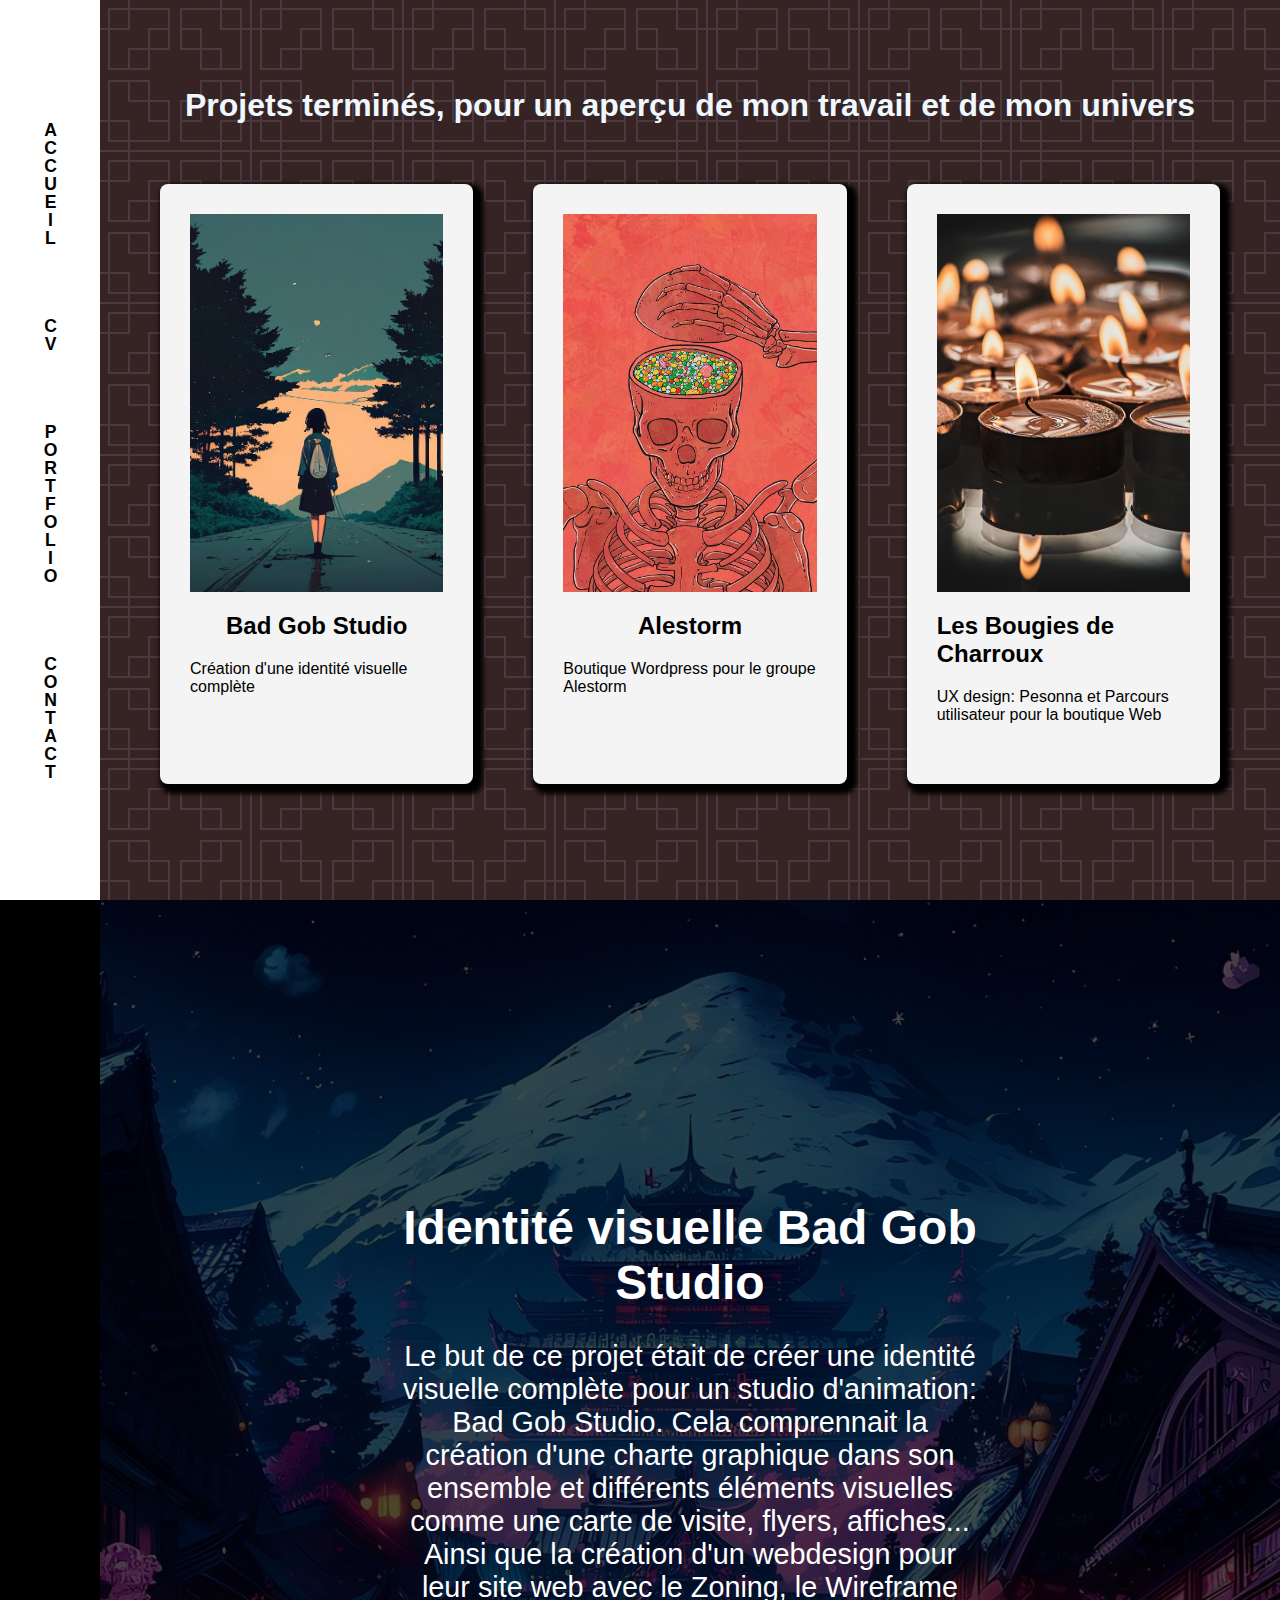
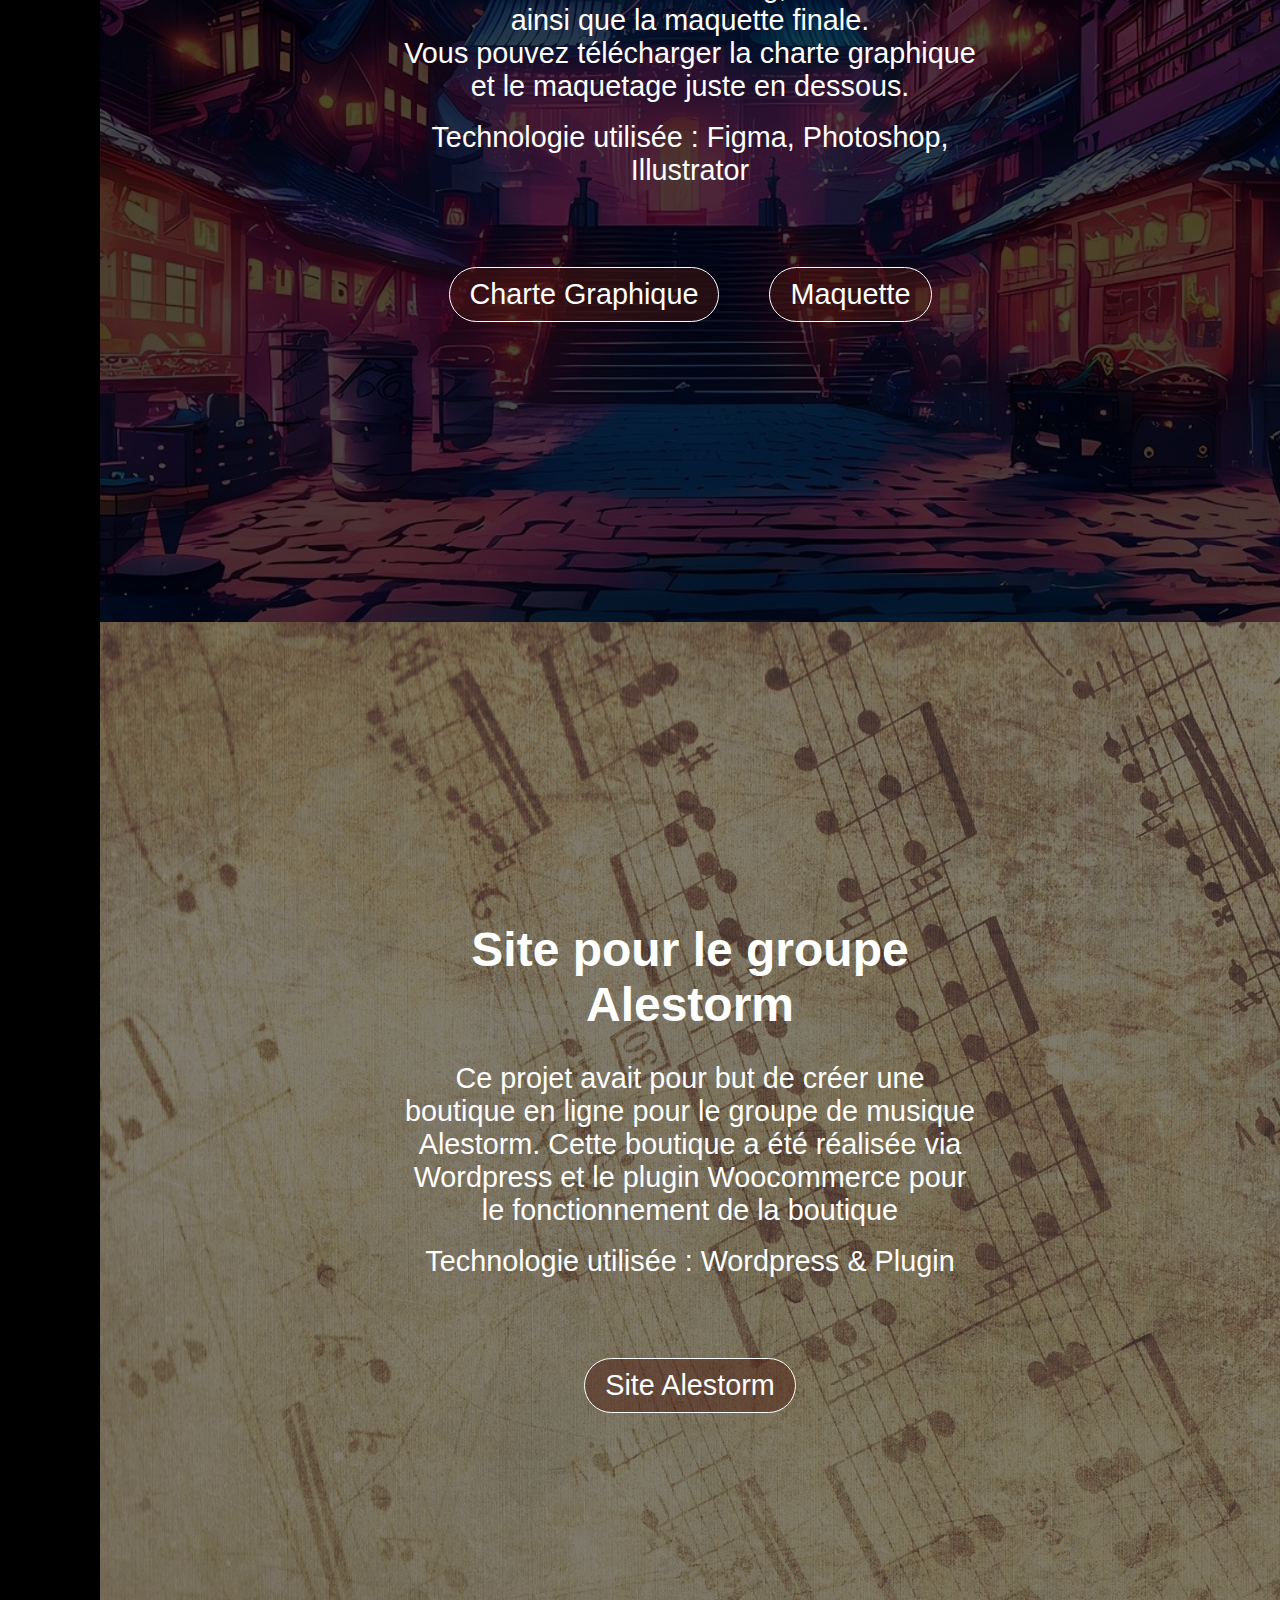
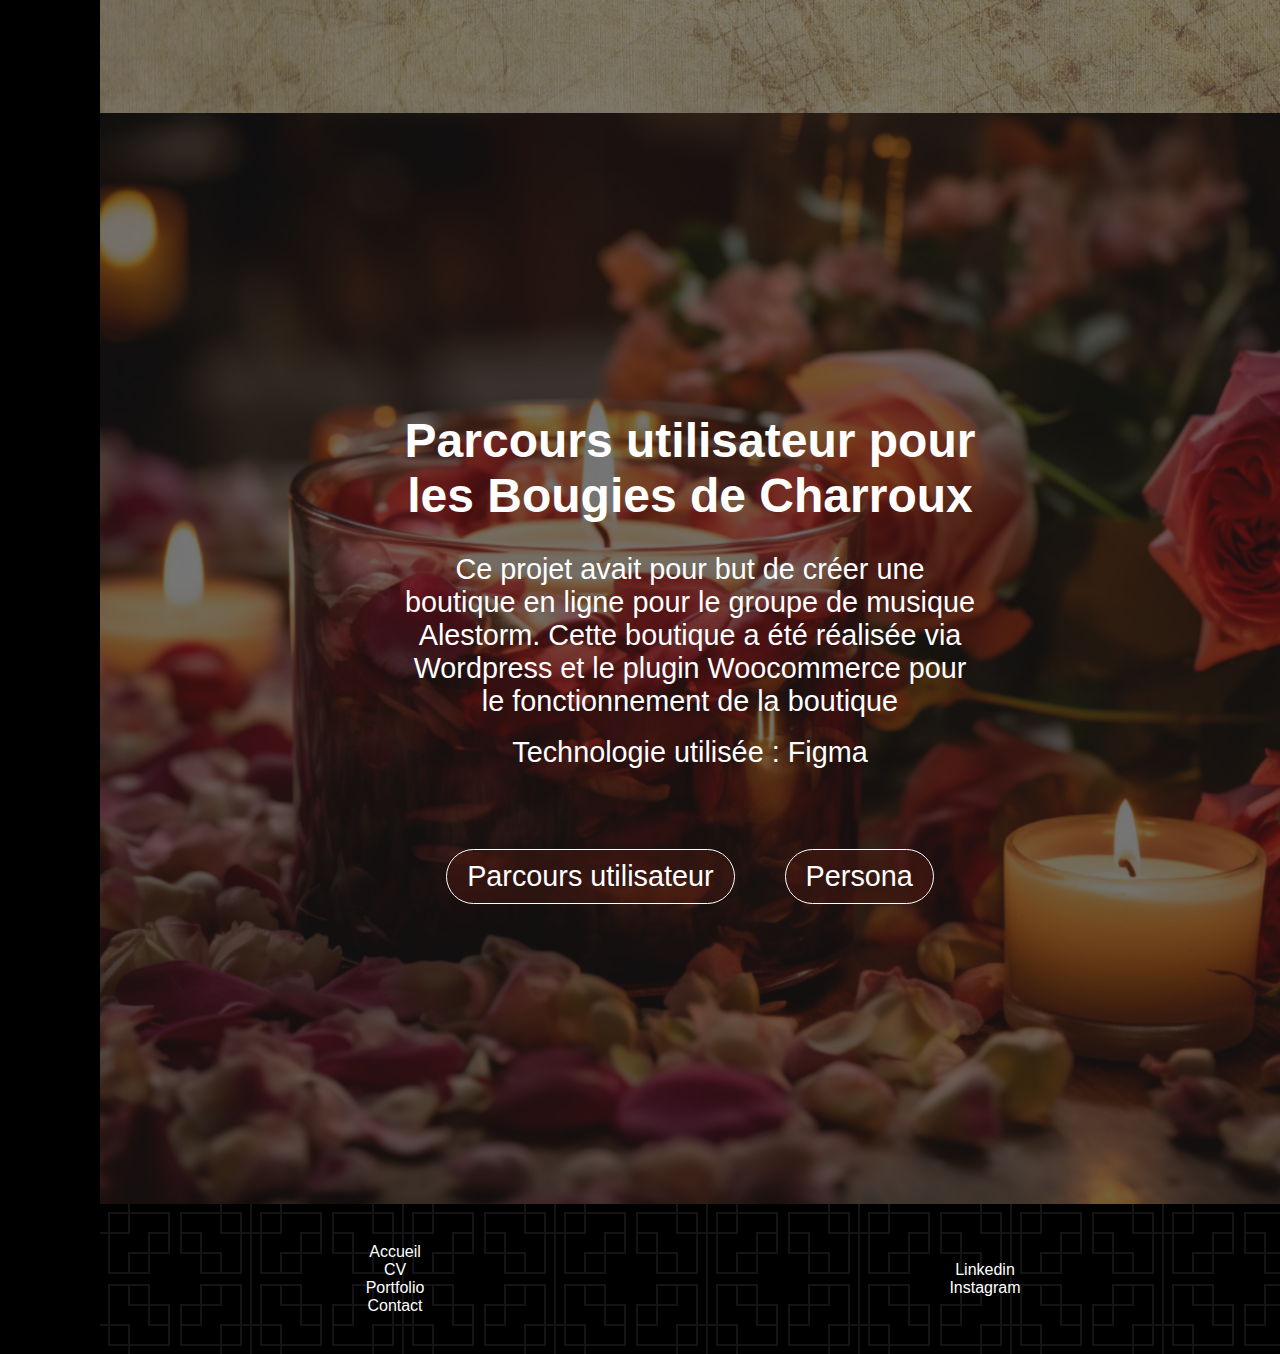
<file: portfolio.html>
<!DOCTYPE html>
<html lang="en">
  <head>
    <!-- Google Tag Manager -->
    <script>
      (function (w, d, s, l, i) {
        w[l] = w[l] || [];
        w[l].push({ "gtm.start": new Date().getTime(), event: "gtm.js" });
        var f = d.getElementsByTagName(s)[0],
          j = d.createElement(s),
          dl = l != "dataLayer" ? "&l=" + l : "";
        j.async = true;
        j.src = "https://www.googletagmanager.com/gtm.js?id=" + i + dl;
        f.parentNode.insertBefore(j, f);
      })(window, document, "script", "dataLayer", "GTM-NGPTC2RQ");
    </script>
    <!-- End Google Tag Manager -->

    <!-- Google tag (gtag.js) -->
    <script
      async
      src="https://www.googletagmanager.com/gtag/js?id=G-D5JGXHQNZS"
    ></script>
    <script>
      window.dataLayer = window.dataLayer || [];
      function gtag() {
        dataLayer.push(arguments);
      }
      gtag("js", new Date());

      gtag("config", "G-D5JGXHQNZS");
    </script>
    <!-- Google tag (gtag.js) -->
    <meta charset="UTF-8" />
    <meta name="viewport" content="width=device-width, initial-scale=1.0" />
    <meta name="author" content="Guillaume MINDER" />
    <meta
      name="description"
      content="Plongez dans mon portfolio, où vous pourrez découvrir une sélection de projets web créatifs et innovants. Chaque réalisation reflète son approche unique du design, alliant esthétique et performance pour des sites web sur mesure."
    />
    <title>Découvrez Mon Portfolio : Projets Web Créatifs et Innovants</title>

    <link rel="stylesheet" href="portfolio.css" />
    <link rel="preconnect" href="https://fonts.googleapis.com" />
    <link rel="preconnect" href="https://fonts.gstatic.com" crossorigin />
    <link
      href="https://fonts.googleapis.com/css2?family=Poppins:ital,wght@0,100;0,200;0,300;0,400;0,500;0,600;0,700;0,800;0,900;1,100;1,200;1,300;1,400;1,500;1,600;1,700;1,800;1,900&display=swap"
      rel="stylesheet"
    />
    <link
      rel="icon"
      href="images/bebce75f-a4d3-4d00-9b51-bc9f978c9c4a-profile_image-300x300.png"
      type="image/png"
    />
    <meta name="language" content="French" />
    <meta
      name="keywords"
      content="webdesign, freelance, graphisme, développement web, création de site, identité visuelle, site vitrine, création sur mesure, création web, UX/UI design, design, responsive design"
    />
    <!-- Facebook Meta Tags -->
    <meta property="og:url" content="https://noktaris.github.io/" />
    <meta property="og:type" content="website" />
    <meta
      property="og:title"
      content="Guillaume Minder | Créateur web Freelance"
    />
    <meta
      property="og:description"
      content="Bienvenue sur le site de Guillaume, un web designer passionné spécialisé dans la création de sites modernes, fonctionnels et esthétiques. Découvrez des solutions sur mesure adaptées à vos besoins numériques, du design responsive à l'optimisation de l'expérience utilisateur."
    />
    <meta
      property="og:image"
      content="https://opengraph.b-cdn.net/production/images/a1476c8b-c7fa-4bd3-b3df-b1c81b7203be.jpg?token=8KwMSCF681VFklvLBjhLQzt_M1H3SwZzhCvWt5puyVA&height=720&width=720&expires=33275463709"
    />

    <!-- Twitter Meta Tags -->
    <meta name="twitter:card" content="summary_large_image" />
    <meta property="twitter:domain" content="noktaris.github.io" />
    <meta property="twitter:url" content="https://noktaris.github.io/" />
    <meta
      name="twitter:title"
      content="Guillaume Minder | Créateur web Freelance"
    />
    <meta
      name="twitter:description"
      content="Bienvenue sur le site de Guillaume, un web designer passionné spécialisé dans la création de sites modernes, fonctionnels et esthétiques. Découvrez des solutions sur mesure adaptées à vos besoins numériques, du design responsive à l'optimisation de l'expérience utilisateur."
    />
    <meta
      name="twitter:image"
      content="https://opengraph.b-cdn.net/production/images/a1476c8b-c7fa-4bd3-b3df-b1c81b7203be.jpg?token=8KwMSCF681VFklvLBjhLQzt_M1H3SwZzhCvWt5puyVA&height=720&width=720&expires=33275463709"
    />
    <link rel="canonical" href="https://noktaris.github.io/portfolio" />
  </head>
  <body>
    <!-- Google Tag Manager (noscript) -->
    <noscript
      ><iframe
        src="https://www.googletagmanager.com/ns.html?id=GTM-NGPTC2RQ"
        height="0"
        width="0"
        style="display: none; visibility: hidden"
      ></iframe
    ></noscript>
    <!-- End Google Tag Manager (noscript) -->

    <div id="blocPage">
      <header>
        <nav id="menuNav">
          <ul id="menuListe">
            <li><a href="index" class="titresMenu">ACCUEIL</a></li>
            <li><a href="cv" class="titresMenu">CV</a></li>
            <li><a href="portfolio" class="titresMenu">PORTFOLIO</a></li>
            <li><a href="contact" class="titresMenu">CONTACT</a></li>
          </ul>
        </nav>
      </header>

      <main>
        <div class="menuMobile">
          <div class="hamburger" id="hamburger">
            <span></span>
            <span></span>
            <span></span>
          </div>

          <nav id="menuNavMobile">
            <ul id="menuListeMobile">
              <li><a href="index" class="titresMenuList">ACCUEIL</a></li>
              <li><a href="cv" class="titresMenuList">CV</a></li>
              <li><a href="portfolio" class="titresMenuList">PORTFOLIOO</a></li>
              <li><a href="contact" class="titresMenuList">CONTACT</a></li>
            </ul>
          </nav>
        </div>
        <section id="cardZone" itemscope itemtype="https://schema.org/ItemList">
          <h1>
            Projets terminés, pour un aperçu de mon travail et de mon univers
          </h1>

          <div id="cardcard">
            <a href="#badGob" class="card">
              <img
                src="images/backpacker-7628303_1280.jpg"
                alt="Carte Studio d'animation"
                itemprop="image"
              />
              <h2 itemprop="name">Bad Gob Studio</h2>
              <p itemprop="description">
                Création d'une identité visuelle complète
              </p>
            </a>

            <a href="#alestorm" class="card">
              <img
                src="images/skull.jpg"
                alt="Carte Musique"
                itemprop="image"
              />
              <h2 itemprop="name">Alestorm</h2>
              <p itemprop="description">
                Boutique Wordpress pour le groupe Alestorm
              </p>
            </a>
            <a href="#uxParcours" class="card">
              <img
                src="images/candle.jpg"
                alt="Carte Bougie"
                itemprop="image"
              />
              <h2 itemprop="name">Les Bougies de Charroux</h2>
              <p itemprop="description">
                UX design: Pesonna et Parcours utilisateur pour la boutique Web
              </p>
            </a>
          </div>
        </section>

        <section
          id="badGob"
          itemscope
          itemtype="https://schema.org/CreativeWork"
        >
          <div class="texteBG">
            <h2 itemprop="name">Identité visuelle Bad Gob Studio</h2>
            <p itemprop="description">
              Le but de ce projet était de créer une identité visuelle complète
              pour un studio d'animation: Bad Gob Studio. Cela comprennait la
              création d'une charte graphique dans son ensemble et différents
              éléments visuelles comme une carte de visite, flyers, affiches...
              Ainsi que la création d'un webdesign pour leur site web avec le
              Zoning, le Wireframe ainsi que la maquette finale.<br />
              Vous pouvez télécharger la charte graphique et le maquetage juste
              en dessous.
            </p>
            <br />
            <p temprop="text">
              Technologie utilisée : Figma, Photoshop, Illustrator
            </p>
          </div>
          <div class="doubleButt">
            <a
              href="document/PrésentationBadGob.pdf"
              download="Charte-Graphique.pdf"
              class="dlBut"
              >Charte Graphique</a
            >
            <a
              href="document/Prototype-ET-wireframe.pdf"
              download="Maquette.pdf"
              class="dlBut"
              >Maquette</a
            >
          </div>
        </section>

        <section id="alestorm" itemscope itemprop="CreativeWork">
          <div class="texteAlestorm">
            <h2 itemprop="name">Site pour le groupe Alestorm</h2>
            <p itemprop="description">
              Ce projet avait pour but de créer une boutique en ligne pour le
              groupe de musique Alestorm. Cette boutique a été réalisée via
              Wordpress et le plugin Woocommerce pour le fonctionnement de la
              boutique
            </p>
            <br />
            <p>Technologie utilisée : Wordpress &amp; Plugin</p>
          </div>
          <div class="doubleButt">
            <a
              href="document/Alestorm.zip"
              download="SiteAlestorm"
              class="dlBut"
              target="_blank"
            >
              Site Alestorm</a
            >
          </div>
        </section>

        <section id="uxParcours" itemscope itemprop="CreativeWork">
          <div class="texteuxParcours">
            <h2 itemprop="name">
              Parcours utilisateur pour les Bougies de Charroux
            </h2>
            <p itemprop="description">
              Ce projet avait pour but de créer une boutique en ligne pour le
              groupe de musique Alestorm. Cette boutique a été réalisée via
              Wordpress et le plugin Woocommerce pour le fonctionnement de la
              boutique
            </p>
            <br />
            <p itemprop="text">Technologie utilisée : Figma</p>
          </div>
          <div class="doubleButt">
            <a
              href="document/parcoursUtilisateur.pdf"
              download="Parcours-Utilisateur.pdf"
              class="dlBut"
            >
              Parcours utilisateur</a
            >
            <a
              href="document/PersonaUX.pdf"
              download="Persona.pdf"
              class="dlBut"
            >
              Persona</a
            >
          </div>
        </section>

        <footer>
          <div class="blocFooter">
            <a href="https://www.linkedin.com/in/guillaume-minder-5b813629a/"
              >Linkedin</a
            >
            <a href="https://www.instagram.com/noktaris/?next=%2F&hl=fr"
              >Instagram</a
            >
          </div>
          <div class="blocFooter">
            <a href="index" rel="nofollow">Accueil</a>
            <a href="cv" rel="nofollow">CV</a>
            <a href="portfolio" rel="nofollow">Portfolio</a>
            <a href="contact" rel="nofollow">Contact</a>
          </div>
        </footer>
      </main>
    </div>

    <script>
      const menuNavMobile = document.getElementById("menuNavMobile");
      const burger = document.getElementById("hamburger");

      burger.addEventListener("click", function () {
        console.log("Menu clicked!");
        menuNavMobile.classList.toggle("menuMobileActif");
      });
    </script>
  </body>
</html>
</file>
<file: index.css>
*{
  margin: 0;
  padding: 0;
  box-sizing: border-box;
}

html {
  scroll-behavior: smooth;
  
}

body {
  font-family: "Poppins", Arial, sans-serif;
  margin: 0;
  padding: 0;
  
  background-color: #000000;
}

.menuMobile {
  display: none;
  height: 100vh;
  width: 100vw;
  position: fixed;
  top: 0;
  left: 0;
  z-index: 9000; /* Définit un contexte d'empilement pour le conteneur */
}

#blocPage{
  display: flex;
  width: 100vw;
  min-height: 100%;
  height: auto;
  background-color: black;
}

/* menu de navigation */

header{
  background-color: rgb(255, 255, 255);
  width: 100px;
  height: 100vh;
  color: black;
  display: flex;
  flex-direction: column;
  justify-content: center;
  align-items: center;
  position:fixed;
}

#menuNav{
  width: 100%;
}

#menuNav ul{
  list-style-type: none;
  padding: 0;
  padding-top: 0px;
  margin: 0;
  display: flex;
  flex-direction: column;
  gap: 50px;
}



#menuListe li{
  writing-mode: vertical-rl; 
  text-orientation: upright; 
  letter-spacing: -2px;
  font-weight: 600;
}


#menuNav a {
  color: rgb(0, 0, 0);
  font-size: 1.1rem;
  padding: 10px;
  transition: color 0.3s ease, transform 0.3s ease;
  display: flex; 
  justify-content: center;
  align-items: center; 
  text-decoration: none;
  width: 100%;
  
}

#menuNav a:hover {
  color: #B2432F;
  transform: scale(1.1);
}

/* menu de navigation fin*/


main{
  background-color: black;
  flex: 1;
  margin-left: 100px;
} 



/* début bloc présentation */

#presentation{
  height: 100vh;
  width: 100%;
  display: grid;
  grid-template-columns: repeat(2, 1fr);
  grid-template-rows: repeat(2, 1fr);
  color: #f4f4f4;
  font-size: 1.2rem;
}

.blocPresention1{
  grid-area: 1 / 1 / 2 / 2;
  display: flex;
  justify-content: center; 
  align-items: center; 
  padding-inline: 90px;
  line-height: 1.8;
  text-align: center;
  flex-direction: column;

}

.blocPresention2{
  grid-area: 1 / 2 / 2 / 3;
  overflow: hidden;
}

.blocPresention2 img {
  width: 100%;
  height: 100%;
  object-position: center;
  object-fit: cover;
}

.blocPresention3{
  grid-area: 2 / 1 / 3 / 2;
  overflow: hidden;
}

.blocPresention3 img {
  width: 100%;
  height: 100%;
  object-position: center;
  object-fit: cover;
}

.blocPresention4{
  grid-area: 2 / 2 / 3 / 3;
  display: flex;
  justify-content: center; 
  align-items: center; 
  padding-inline: 90px;
  line-height: 1.8;
  text-align: center;
}

/* fin bloc présentation */

/* bloc prestation*/

#prestation{
  width: 100%;
  height: 100vh;
  display: flex;
  gap: 80px;
  padding: 100px;
  justify-content: center;
  align-items: center;
  background-color: #362424;
  background-image: url("data:image/svg+xml,%3Csvg xmlns='http://www.w3.org/2000/svg' width='152' height='152' viewBox='0 0 152 152'%3E%3Cg fill-rule='evenodd'%3E%3Cg id='temple' fill='%239C92AC' fill-opacity='0.2'%3E%3Cpath d='M152 150v2H0v-2h28v-8H8v-20H0v-2h8V80h42v20h20v42H30v8h90v-8H80v-42h20V80h42v40h8V30h-8v40h-42V50H80V8h40V0h2v8h20v20h8V0h2v150zm-2 0v-28h-8v20h-20v8h28zM82 30v18h18V30H82zm20 18h20v20h18V30h-20V10H82v18h20v20zm0 2v18h18V50h-18zm20-22h18V10h-18v18zm-54 92v-18H50v18h18zm-20-18H28V82H10v38h20v20h38v-18H48v-20zm0-2V82H30v18h18zm-20 22H10v18h18v-18zm54 0v18h38v-20h20V82h-18v20h-20v20H82zm18-20H82v18h18v-18zm2-2h18V82h-18v18zm20 40v-18h18v18h-18zM30 0h-2v8H8v20H0v2h8v40h42V50h20V8H30V0zm20 48h18V30H50v18zm18-20H48v20H28v20H10V30h20V10h38v18zM30 50h18v18H30V50zm-2-40H10v18h18V10z'/%3E%3C/g%3E%3C/g%3E%3C/svg%3E");

}

.blocPrestation{
  width: 30%;
  height: 85%;
  padding: 30px;
  background-color: #f4f4f4;
  border-radius: 8px;
}

.blocPrestation img{
  width: 100%;
  height: 70%;
  object-fit: cover;
  object-position: center;
}

.blocPrestation h3{
  text-align: center;
  margin-bottom: 24px;
}

/* fin bloc prestation*/

/* bloc Travaux*/

#travaux{
  width: 100%;
  height: 100vh;
  background-color: rgb(20, 20, 20);
  display: grid;
  grid-template-columns: repeat(3, 1fr);
}

.blocTravaux{
  height: 100%;
  background-color: rgb(96, 124, 124);
  position: relative;
  display: flex;
  justify-content: center;
  align-items: center;
  text-align: center;
  font-size: 2rem;
  text-decoration: none;
  
}

.blocTravaux1{
  background-image: url("images/backpacker-7628303_1280.jpg");
  background-repeat: no-repeat;
  background-size: cover;
  background-position: center;
  
}



.blocTravaux::before {
  content: '';
  position: absolute;
  top: 0;
  left: 0;
  width: 100%;
  height: 100%;
  background-color: rgba(0, 0, 0, 0.5); 
  opacity: 0;
  transition: opacity 0.3s ease;
  z-index: 1;
  
}

.blocTravaux .texteCaché {
  position: relative; 
  color: white;
  font-size: 2rem;
  opacity: 0;
  transition: opacity 0.3s ease;
  z-index: 2; 
}

.blocTravaux:hover::before {
  opacity: 1; 
}

.blocTravaux:hover .texteCaché {
  opacity: 1; 
}


.blocTravaux2{
  background-image: url("images/skull.jpg");
  background-repeat: no-repeat;
  background-size: cover;
  background-position: center;
}

.blocTravaux3{
  grid-column: 1fr;
  background-image: url("images/candle.jpg");
  background-repeat: no-repeat;
  background-size: cover;
  background-position: center;
}

/* Fin bloc Travaux*/


/* bloc contact*/

#contact{
  width: 100%;
  height: auto;
  min-height: 100vh;
  display: flex;
  justify-content: center;
  align-items: center;
  flex-direction: column;
  justify-content: center;
  align-items: center;
  color: white;
  text-align: center;
  gap: 80px;
  z-index: 1;
  overflow: hidden;
  position: relative;
  padding: 40px 20px;
}

#contact::before {
  content: "";
  position: absolute;
  top: 0;
  left: 0;
  width: 100%;
  height: 100%;
  background-image: url(images/architecture-1869398_1920.jpg);
  background-size: cover;
  background-position: center;
  opacity: 0.8; 
  z-index: -1;
}

#contactDiv{
  display: flex;
  flex-direction: column;
  justify-content: center;
  align-items: center;
  background-color: #000000bf;
  gap: 50px;
  border-radius: 15px;
  width: 70%;
  padding: 30px 20px;
}


#contactBut{
  border: 1px solid white;
  padding: 10px 20px;
  width: 100%;
  max-width: 280px;
  background-color: rgba(0, 0, 0, 0.501);
  color: white; 
  text-decoration: none; 
  font-size: 1.4rem;
  text-align: center;   
  transition: background-color 0.3s ease;
  border-radius: 15px;
}

#contactBut:hover{
  background-color: #852c1d;
}

#contact{
  color: white;
  font-size: 2rem;
  font-weight: 300;
}

/* fin bloc contact*/


/* début bloc footer*/

footer{
  width: 100%;
  height: 150px;
  background-color: #ffffff00;
  background-image: url("data:image/svg+xml,%3Csvg xmlns='http://www.w3.org/2000/svg' width='152' height='152' viewBox='0 0 152 152'%3E%3Cg fill-rule='evenodd'%3E%3Cg id='temple' fill='%239C92AC' fill-opacity='0.13'%3E%3Cpath d='M152 150v2H0v-2h28v-8H8v-20H0v-2h8V80h42v20h20v42H30v8h90v-8H80v-42h20V80h42v40h8V30h-8v40h-42V50H80V8h40V0h2v8h20v20h8V0h2v150zm-2 0v-28h-8v20h-20v8h28zM82 30v18h18V30H82zm20 18h20v20h18V30h-20V10H82v18h20v20zm0 2v18h18V50h-18zm20-22h18V10h-18v18zm-54 92v-18H50v18h18zm-20-18H28V82H10v38h20v20h38v-18H48v-20zm0-2V82H30v18h18zm-20 22H10v18h18v-18zm54 0v18h38v-20h20V82h-18v20h-20v20H82zm18-20H82v18h18v-18zm2-2h18V82h-18v18zm20 40v-18h18v18h-18zM30 0h-2v8H8v20H0v2h8v40h42V50h20V8H30V0zm20 48h18V30H50v18zm18-20H48v20H28v20H10V30h20V10h38v18zM30 50h18v18H30V50zm-2-40H10v18h18V10z'/%3E%3C/g%3E%3C/g%3E%3C/svg%3E");
  display: flex;
  justify-content: space-evenly;
  flex-direction: row-reverse ;
  
}

.blocFooter{
  width: 20%;  
  height: auto;
  padding: 20px;
  display: flex ;
  flex-direction: column;
  padding-inline: 100px;

}

.blocFooter a{
  text-decoration: none;
  color: #ffffff;
  transition: color 0.3s ease, transform 0.3s ease;
}

.blocFooter a:hover{
  color: #B2432F;
  transform: scale(1.03);
}

/* Footer responsive */

.blocFooter {
  width: 100%;
  padding: 15px;
  align-items: center;
  justify-content: center;
}
/* fin bloc footer*/


.blocPresention1, .blocPresention4{
  background-color: #ffffff00;
  background-image: url("data:image/svg+xml,%3Csvg xmlns='http://www.w3.org/2000/svg' width='152' height='152' viewBox='0 0 152 152'%3E%3Cg fill-rule='evenodd'%3E%3Cg id='temple' fill='%239C92AC' fill-opacity='0.2'%3E%3Cpath d='M152 150v2H0v-2h28v-8H8v-20H0v-2h8V80h42v20h20v42H30v8h90v-8H80v-42h20V80h42v40h8V30h-8v40h-42V50H80V8h40V0h2v8h20v20h8V0h2v150zm-2 0v-28h-8v20h-20v8h28zM82 30v18h18V30H82zm20 18h20v20h18V30h-20V10H82v18h20v20zm0 2v18h18V50h-18zm20-22h18V10h-18v18zm-54 92v-18H50v18h18zm-20-18H28V82H10v38h20v20h38v-18H48v-20zm0-2V82H30v18h18zm-20 22H10v18h18v-18zm54 0v18h38v-20h20V82h-18v20h-20v20H82zm18-20H82v18h18v-18zm2-2h18V82h-18v18zm20 40v-18h18v18h-18zM30 0h-2v8H8v20H0v2h8v40h42V50h20V8H30V0zm20 48h18V30H50v18zm18-20H48v20H28v20H10V30h20V10h38v18zM30 50h18v18H30V50zm-2-40H10v18h18V10z'/%3E%3C/g%3E%3C/g%3E%3C/svg%3E");
}






  /*Responsive*/
    /*Responsive écran moyen*/

@media(max-width: 1440px){
  #presentation{
    height: auto;
  }
  #prestation {
    height: auto;
    min-height: 100vh;
    flex-direction: column;
    padding: 40px 20px;
    gap: 30px;
  }
  
  .blocPrestation {
    width: 90%;
    height: auto;
    padding: 20px;
  }
  
  
}


/* grande tablette  */
@media (max-width: 1028px) {

  header {
    display: none;
  }
  
  
  main {
    margin-left: 0;
  }

  .menuMobile{
    display: block;
    height: 100vh;
    width: 100vw;
    position: fixed;
    top: 0;  
  }
  

  /* MENU BURGER */
  #menuNavMobile{
    height: 100vh;
    width: 100vw;
    padding-top: 150px;
    font-weight: 600;
    margin: auto;
    font-size: 3rem;
    background-color: #000000b7;
    color: #ffffff;
    z-index: 9998;
    position: fixed;
    top: 0;  
    left: -100vw;
    transition: left 0.3s ease;
  }
  
  
  #menuNavMobile.menuMobileActif{
    left: 0;
  }
  
  #menuListeMobile{
    display: flex;
    flex-direction: column;
    align-items: center;
    list-style-type: none;
    gap: 20px;
  }
  
  #menuListeMobile a{
    color: #ffffff;
    text-decoration: none;
    transition: color 0.3s ease, transform 0.3s ease;
  }
  
  #menuListeMobile a:hover{
    color: #B2432F;
    transform: scale(1.03);
  }
  
  /* Hamburger menu */
  #hamburger {
    width: 100px;
    height: 100px;
    display: flex;
    flex-direction: column;
    gap: 5px;
    cursor: pointer;
    padding: 35px;
    position: fixed;
    z-index: 9999;
  }
  
  .hamburger span {
    width: 50px;
    height: 6px;
    background-color: rgb(255, 255, 255);
    border-radius: 5px;
    
  }

  /* MENU BURGER fin */

}


@media (max-width: 768px) {
  #presentation {
    grid-template-columns: 1fr; 
    grid-template-rows: repeat(4, 1fr); 
  }

  .blocPresention1 {
    grid-area: 2 / 1 / 3 / 2; /* Deuxième ligne */
    padding-inline: 20px;
  }

  .blocPresention2 {
    grid-area: 1 / 1 / 2 / 2; /* Première ligne */
    
  }

  .blocPresention3 {
    grid-area: 3 / 1 / 4 / 2; /* Troisième ligne */
  }

  .blocPresention4 {
    grid-area: 4 / 1 / 5 / 2; /* Quatrième ligne */
    padding-inline: 20px; 
  }
}
</file>
<file: contact.css>
*{
    margin: 0;
    padding: 0;
    box-sizing: border-box;
}

body {
    font-family: "Poppins", Arial, sans-serif;
    margin: 0;
    padding: 0;
    background-color: #000000;
}
  
#blocPage{
    display: flex;
    width: 100%;
    min-height: 100%;
    height: auto;
    background-color: black;
}
  
.menuMobile {
    display: none;
    height: 100vh;
    width: 100vw;
    position: fixed;
    top: 0;
    left: 0;
    z-index: 9000; /* Définit un contexte d'empilement pour le conteneur */
  }
  /* menu de navigation */
header{
    background-color: rgb(255, 255, 255);
    width: 100px;
    height: 100vh;
    color: black;
    display: flex;
    flex-direction: column;
    justify-content: center;
    align-items: center;
    position:fixed;
}

#menuNav{
  width: 100%;
}
  
#menuNav ul{
    list-style-type: none;
    padding: 0;
    padding-top: 0px;
    margin: 0;
    display: flex;
    flex-direction: column;
    gap: 50px;
  
}
  
  
  
#menuListe li{
    writing-mode: vertical-rl; /* Écriture verticale, de droite à gauche */
    text-orientation: upright; /* Chaque lettre est orientée correctement */
    letter-spacing: -2px;
    font-weight: 600;
}
  
  
#menuNav a {
    color: rgb(0, 0, 0);
    font-size: 1.1rem;
    padding: 10px;
    transition: color 0.3s ease, transform 0.3s ease;
    display: flex; /* Utilise flexbox pour centrer */
    justify-content: center; /* Centre horizontalement */
    align-items: center; /* Centre verticalement */
    text-decoration: none;
    width: 100%;
    
}
  
  
#menuNav a:hover {
    color: #B2432F;
    transform: scale(1.1);
}
  
  /* menu de navigation fin*/

/* début bloc footer*/

footer{
    width: 100%;
    height: 150px;
    background-color: #000000;
    background-image: url("data:image/svg+xml,%3Csvg xmlns='http://www.w3.org/2000/svg' width='152' height='152' viewBox='0 0 152 152'%3E%3Cg fill-rule='evenodd'%3E%3Cg id='temple' fill='%239C92AC' fill-opacity='0.13'%3E%3Cpath d='M152 150v2H0v-2h28v-8H8v-20H0v-2h8V80h42v20h20v42H30v8h90v-8H80v-42h20V80h42v40h8V30h-8v40h-42V50H80V8h40V0h2v8h20v20h8V0h2v150zm-2 0v-28h-8v20h-20v8h28zM82 30v18h18V30H82zm20 18h20v20h18V30h-20V10H82v18h20v20zm0 2v18h18V50h-18zm20-22h18V10h-18v18zm-54 92v-18H50v18h18zm-20-18H28V82H10v38h20v20h38v-18H48v-20zm0-2V82H30v18h18zm-20 22H10v18h18v-18zm54 0v18h38v-20h20V82h-18v20h-20v20H82zm18-20H82v18h18v-18zm2-2h18V82h-18v18zm20 40v-18h18v18h-18zM30 0h-2v8H8v20H0v2h8v40h42V50h20V8H30V0zm20 48h18V30H50v18zm18-20H48v20H28v20H10V30h20V10h38v18zM30 50h18v18H30V50zm-2-40H10v18h18V10z'/%3E%3C/g%3E%3C/g%3E%3C/svg%3E");
    display: flex;
    justify-content: space-evenly;
    flex-direction: row-reverse ;
    
  }
  
.blocFooter{
    width: 20%;
    height: 100%;
    display: flex ;
    flex-direction: column;
    padding: 30px;
  
}
  
.blocFooter a{
    text-decoration: none;
    color: #ffffff;
    transition: color 0.3s ease, transform 0.3s ease;
}
  
.blocFooter a:hover{
    color: #B2432F;
    transform: scale(1.03);
}
  /* fin bloc footer*/

/* début bloc content*/
main{
    background-image: url(images/piano-7795476_1920.jpg) ;
    flex: 1;
    margin-left: 100px;
    color: aliceblue;
    text-align: center;
    padding-top: 40px;
    
  } 
/* fin bloc content*/

h1{
    font-size: 5rem;
    margin-bottom: 40px;

}

form{
    background-color: rgba(15, 15, 15, 0.8);
    width: 45%;
    margin: auto;
    border-radius: 10px;
    padding: 20px;
    display: flex;
    flex-direction: column;
    gap: 30px;
    align-items: center;
    margin-bottom: 180px;
    font-size: 1.2rem;
    
}

.ligne{

    display: flex;
    flex-direction: column;
    gap: 30px;
    align-items: start;
}

.ligneA{
    display: flex;
    gap: 90px;
}

.ligneB{
    display: flex;
    gap: 90px;
}

.blocNom{
    display: flex;
    flex-direction: column;
    align-items: start;
    gap: 5px;
}

.blocPrenom{
    display: flex;
    flex-direction: column;
    align-items: start;
    gap: 5px;
}

.blocMail{
    display: flex;
    flex-direction: column;
    align-items: start;
    gap: 5px;
}

.blocPhone{
    display: flex;
    flex-direction: column;
    align-items: start;
    gap: 5px;
}

.blocMessage{
    display: flex;
    flex-direction: column;
    width: 100%;
    justify-content: center;
    align-items: center;
    gap: 5px;

}

input, textarea{
    max-width: 250px;
    width: 100%;
    height: 36px;
    border-radius: 25px;
    padding: 10px;
    font-size: 1.1rem;
    background-color: rgba(205, 203, 205, 0.3);
    color: white;
    border: none;
    transition: background-color 0.3s ease;
}

input:focus, textarea:focus{

    outline: none;
    background-color:rgba(154, 182, 214, 0.3) ;

}

input:required:invalid:focus {
    background-color:rgba(214, 154, 154, 0.5) ;
}

textarea {
    min-height: 300px;
    width: 100%;
    max-width: 600px;
    padding: 20px;
  }

button{
    width: 20%;
    height: 40px;
    font-size: 1.1rem;
    border-radius: 7px;
    background-color: rgba(205, 203, 205, 0.3);
    color: white;
    border: none;
    cursor: pointer;
}

button:hover{
    background-color: rgba(154, 182, 214, 0.6);
}

.blocFooter {
  width: 100%;
  padding: 15px;
  align-items: center;
  justify-content: center;
}



@media(max-width: 1440px){
    form {
        width: 80%;
      }
      button {
        width: 30%;
      }
}



@media (max-width: 1028px) {

    form {
        width: 80%;
        padding: 15px;
      }
    
      h2 {
        font-size: 3rem;
        margin-top: 30px;
      }
    
      .ligneA, .ligneB {
        flex-direction: column;
        gap: 30px;
      }
    
      .blocNom, .blocPrenom, .blocMail, .blocPhone {
        width: 100%;
      }
    
      input {
        max-width: 100%;
      }
    
      .blocMessage {
        width: 100%;
      }
    
      button {
        width: 50%;
      }
    
    header {
      display: none;
    }
    
    
    main {
      margin-left: 0;
    }
  
    .menuMobile{
      display: block;
      height: 100vh;
      width: 100vw;
      position: fixed;
      top: 0;  
    }
    
  
    /* MENU BURGER */
    #menuNavMobile{
      height: 100vh;
      width: 100vw;
      padding-top: 150px;
      font-weight: 600;
      margin: auto;
      font-size: 3rem;
      background-color: #000000b7;
      color: #ffffff;
      z-index: 9998;
      position: fixed;
      top: 0;  
      left: -100vw;
      transition: left 0.3s ease;
    }
    
    
    #menuNavMobile.menuMobileActif{
      left: 0;
    }
    
    
    
    #menuListeMobile{
      display: flex;
      flex-direction: column;
      align-items: center;
      list-style-type: none;
      gap: 20px;
    }
    
    #menuListeMobile a{
      color: #ffffff;
      text-decoration: none;
      transition: color 0.3s ease, transform 0.3s ease;
    }
    
    #menuListeMobile a:hover{
      color: #B2432F;
      transform: scale(1.03);
    }
    
    /* Hamburger menu styles */
    #hamburger {
      width: 100px;
      height: 100px;
      display: flex;
      flex-direction: column;
      gap: 5px;
      cursor: pointer;
      padding: 35px;
      position: fixed;
      z-index: 9999;
    }
    
    .hamburger span {
      width: 50px;
      height: 6px;
      background-color: rgb(255, 255, 255);
      border-radius: 5px;
      
    }
}
    /* MENU BURGER fin

  /* Media queries for smaller screens */
</file>
<file: cv.css>
*{
    margin: 0;
    padding: 0;
    box-sizing: border-box;
}

html {
    scroll-behavior: smooth;
}

body {
    font-family: "Poppins", Arial, sans-serif;
    margin: 0;
    padding: 0;
    background-color: #000000;
    width: 100vw;
}

.menuMobile {
    display: none;
    height: 100vh;
    width: 100vw;
    position: fixed;
    top: 0;
    left: 0;
    z-index: 9000; 
  }
  
#blocPage{
    display: flex;
    width: 100%;
    min-height: 100%;
    height: auto;
    background-color: black;
}
  
  /* menu de navigation */
header{
    background-color: rgb(255, 255, 255);
    width: 100px;
    height: 100vh;
    color: black;
    display: flex;
    flex-direction: column;
    justify-content: center;
    align-items: center;
    position:fixed;
}

#menuNav{
    width: 100%;
  }


  
#menuNav ul{
    list-style-type: none;
    padding: 0;
    padding-top: 0px;
    margin: 0;
    display: flex;
    flex-direction: column;
    gap: 50px;
  
}
  
  
  
#menuListe li{
    writing-mode: vertical-rl; /* Écriture verticale, de droite à gauche */
    text-orientation: upright; /* Chaque lettre est orientée correctement */
    letter-spacing: -2px;
    font-weight: 600;
}
  
  
#menuNav a {
    color: rgb(0, 0, 0);
    font-size: 1.1rem;
    padding: 10px;
    transition: color 0.3s ease, transform 0.3s ease;
    display: flex; /* Utilise flexbox pour centrer */
    justify-content: center; /* Centre horizontalement */
    align-items: center; /* Centre verticalement */
    text-decoration: none;
    width: 100%;
    
}
  
  
#menuNav a:hover {
    color: #B2432F;
    transform: scale(1.1);
}
  
  /* menu de navigation fin*/


/* début bloc footer*/

footer{
    width: 100%;
    height: 150px;
    background-color: #ffffff00;
    background-image: url("data:image/svg+xml,%3Csvg xmlns='http://www.w3.org/2000/svg' width='152' height='152' viewBox='0 0 152 152'%3E%3Cg fill-rule='evenodd'%3E%3Cg id='temple' fill='%239C92AC' fill-opacity='0.13'%3E%3Cpath d='M152 150v2H0v-2h28v-8H8v-20H0v-2h8V80h42v20h20v42H30v8h90v-8H80v-42h20V80h42v40h8V30h-8v40h-42V50H80V8h40V0h2v8h20v20h8V0h2v150zm-2 0v-28h-8v20h-20v8h28zM82 30v18h18V30H82zm20 18h20v20h18V30h-20V10H82v18h20v20zm0 2v18h18V50h-18zm20-22h18V10h-18v18zm-54 92v-18H50v18h18zm-20-18H28V82H10v38h20v20h38v-18H48v-20zm0-2V82H30v18h18zm-20 22H10v18h18v-18zm54 0v18h38v-20h20V82h-18v20h-20v20H82zm18-20H82v18h18v-18zm2-2h18V82h-18v18zm20 40v-18h18v18h-18zM30 0h-2v8H8v20H0v2h8v40h42V50h20V8H30V0zm20 48h18V30H50v18zm18-20H48v20H28v20H10V30h20V10h38v18zM30 50h18v18H30V50zm-2-40H10v18h18V10z'/%3E%3C/g%3E%3C/g%3E%3C/svg%3E");
    display: flex;
    justify-content: space-evenly;
    flex-direction: row-reverse ;
    
  }
  
.blocFooter{
    height: 100%;
    display: flex ;
    flex-direction: column;
    width: 100%;
    padding: 15px;
    align-items: center;
    justify-content: center;
}
  
.blocFooter a{
    text-decoration: none;
    color: #ffffff;
    transition: color 0.3s ease, transform 0.3s ease;
}
  
.blocFooter a:hover{
    color: #B2432F;
    transform: scale(1.03);
}
  /* fin bloc footer*/

/* début bloc content*/
main{
    background-color: black;
    flex: 1;
    margin-left: 100px;
    
  } 
/* fin bloc content*/



/* début bloc infoG*/

#infoG {
    height: auto;
    min-height: 100vh;
    width: 100%;
    background-color: #ffffff00;
    background-image: url("data:image/svg+xml,%3Csvg xmlns='http://www.w3.org/2000/svg' width='152' height='152' viewBox='0 0 152 152'%3E%3Cg fill-rule='evenodd'%3E%3Cg id='temple' fill='%239C92AC' fill-opacity='0.2'%3E%3Cpath d='M152 150v2H0v-2h28v-8H8v-20H0v-2h8V80h42v20h20v42H30v8h90v-8H80v-42h20V80h42v40h8V30h-8v40h-42V50H80V8h40V0h2v8h20v20h8V0h2v150zm-2 0v-28h-8v20h-20v8h28zM82 30v18h18V30H82zm20 18h20v20h18V30h-20V10H82v18h20v20zm0 2v18h18V50h-18zm20-22h18V10h-18v18zm-54 92v-18H50v18h18zm-20-18H28V82H10v38h20v20h38v-18H48v-20zm0-2V82H30v18h18zm-20 22H10v18h18v-18zm54 0v18h38v-20h20V82h-18v20h-20v20H82zm18-20H82v18h18v-18zm2-2h18V82h-18v18zm20 40v-18h18v18h-18zM30 0h-2v8H8v20H0v2h8v40h42V50h20V8H30V0zm20 48h18V30H50v18zm18-20H48v20H28v20H10V30h20V10h38v18zM30 50h18v18H30V50zm-2-40H10v18h18V10z'/%3E%3C/g%3E%3C/g%3E%3C/svg%3E");
    display: flex;
    align-items: center;
    padding-left: 130px;
    padding-right: 50px;
    
}

.image {
    width: 60vh;
    height: 60vh;
    border: 2px solid;
    border-color: white;
    border-radius: 50%;
    object-fit: cover;
    float: left;
    margin-right: 0px; 
    shape-outside: circle(); 
    shape-margin: 30px; 
}

.texte {
    padding: 70px;
    font-size: 1.2rem;
    line-height: 1.8;
    color: #ffffff;
    max-width: 100%; 
}

.texte p {
    text-align: justify;
    margin: 0;
}

  


/* fin bloc infoG*/


/* début bloc Compétences*/

#competenceBloc{
    width: 100%;
    min-height: 100vh;
    height: auto;
    background-color: #362424;
    background-image: url("data:image/svg+xml,%3Csvg xmlns='http://www.w3.org/2000/svg' width='152' height='152' viewBox='0 0 152 152'%3E%3Cg fill-rule='evenodd'%3E%3Cg id='temple' fill='%239C92AC' fill-opacity='0.2'%3E%3Cpath d='M152 150v2H0v-2h28v-8H8v-20H0v-2h8V80h42v20h20v42H30v8h90v-8H80v-42h20V80h42v40h8V30h-8v40h-42V50H80V8h40V0h2v8h20v20h8V0h2v150zm-2 0v-28h-8v20h-20v8h28zM82 30v18h18V30H82zm20 18h20v20h18V30h-20V10H82v18h20v20zm0 2v18h18V50h-18zm20-22h18V10h-18v18zm-54 92v-18H50v18h18zm-20-18H28V82H10v38h20v20h38v-18H48v-20zm0-2V82H30v18h18zm-20 22H10v18h18v-18zm54 0v18h38v-20h20V82h-18v20h-20v20H82zm18-20H82v18h18v-18zm2-2h18V82h-18v18zm20 40v-18h18v18h-18zM30 0h-2v8H8v20H0v2h8v40h42V50h20V8H30V0zm20 48h18V30H50v18zm18-20H48v20H28v20H10V30h20V10h38v18zM30 50h18v18H30V50zm-2-40H10v18h18V10z'/%3E%3C/g%3E%3C/g%3E%3C/svg%3E");
    
}

#competencePrincipales{
    display: flex;
    justify-content: center;
    align-items: center;
    flex-direction: column;
}

#competencePrincipales h2{
    margin-bottom: 45px;
    font-size: 3rem;
    border: #0000005d 1px solid;
    background-color: #00000080;
    padding: 30px;
    border-radius: 25px;
    
}



#competencePrincipales p{
    font-size: 1.5rem;
    line-height: 2.3;
}

section {
    margin-bottom: 2rem;
    color: #e3e3e3;
    padding: 50px;
}

form {
    background: rgba(6, 6, 6, 0.3);
    padding: 1.5rem;
    border: 1px solid #ccc;
    border-radius: 5px;
    box-shadow: 0 2px 5px rgba(0, 0, 0, 0.1);
}

label {
    display: block;
    margin-bottom: 0.5rem;
    font-weight: bold;
}

input, textarea, select, button {
    width: 100%;
    margin-bottom: 1rem;
    padding: 0.5rem;
    border: 1px solid #ccc;
    border-radius: 4px;
    font-size: 1rem;
}

button {
    background-color: #4CAF50;
    color: white;
    border: none;
    cursor: pointer;
}

button:hover {
    background-color: #45a049;
}

#competence-liste {
    list-style: none;
    padding: 0;
}

#competence-liste li {
    background: rgba(0, 0, 0, 0.3);
    margin-bottom: 1rem;
    padding: 1rem;
    border: 1px solid #ccc;
    border-radius: 5px;
    box-shadow: 0 2px 5px rgba(0, 0, 0, 0.1);
    display: flex;
    justify-content: space-between;
    align-items: center;
}

.actions button {
    margin-left: 0.5rem;
    padding: 0.3rem 0.6rem;
}

input,textarea, se{
    background-color: #04040443;
    color: white;
}
.actions button.edit {
    background-color: #2196F3;
    color: white;
}

.actions button.delete {
    background-color: #871d1d;
    color: white;
}

.actions button:hover {
    opacity: 0.8;
}



/* fin bloc Compétences*/


/* début bloc Parcours*/

#parcours{
    background-color: #ffffff00;
    background-image: url("data:image/svg+xml,%3Csvg xmlns='http://www.w3.org/2000/svg' width='152' height='152' viewBox='0 0 152 152'%3E%3Cg fill-rule='evenodd'%3E%3Cg id='temple' fill='%239C92AC' fill-opacity='0.2'%3E%3Cpath d='M152 150v2H0v-2h28v-8H8v-20H0v-2h8V80h42v20h20v42H30v8h90v-8H80v-42h20V80h42v40h8V30h-8v40h-42V50H80V8h40V0h2v8h20v20h8V0h2v150zm-2 0v-28h-8v20h-20v8h28zM82 30v18h18V30H82zm20 18h20v20h18V30h-20V10H82v18h20v20zm0 2v18h18V50h-18zm20-22h18V10h-18v18zm-54 92v-18H50v18h18zm-20-18H28V82H10v38h20v20h38v-18H48v-20zm0-2V82H30v18h18zm-20 22H10v18h18v-18zm54 0v18h38v-20h20V82h-18v20h-20v20H82zm18-20H82v18h18v-18zm2-2h18V82h-18v18zm20 40v-18h18v18h-18zM30 0h-2v8H8v20H0v2h8v40h42V50h20V8H30V0zm20 48h18V30H50v18zm18-20H48v20H28v20H10V30h20V10h38v18zM30 50h18v18H30V50zm-2-40H10v18h18V10z'/%3E%3C/g%3E%3C/g%3E%3C/svg%3E");
    color: aliceblue;
    width: 100%;
    min-height: 100vh;
    height: auto;
    margin: auto;
    display: flex;
    justify-content: space-evenly;
    padding: 50px 0px 50px 0px;
}

#parcoursDroit{
    margin-top: 80px;
    padding-left:20px ;
    border-left: white solid 1px;
    height: 70%;
}

#parcoursGauche{
    padding-left:20px ;
    border-left: white solid 1px;
    height: 65%;

}




/* fin bloc Parcours*/


/* début bloc interets*/
#interet{
    width: 100%;
    min-height: 85vh;
    height: auto;
    display: flex;
    justify-content: center;
    align-items: center;
    background-color: #362424;
    background-image: url("data:image/svg+xml,%3Csvg xmlns='http://www.w3.org/2000/svg' width='152' height='152' viewBox='0 0 152 152'%3E%3Cg fill-rule='evenodd'%3E%3Cg id='temple' fill='%239C92AC' fill-opacity='0.2'%3E%3Cpath d='M152 150v2H0v-2h28v-8H8v-20H0v-2h8V80h42v20h20v42H30v8h90v-8H80v-42h20V80h42v40h8V30h-8v40h-42V50H80V8h40V0h2v8h20v20h8V0h2v150zm-2 0v-28h-8v20h-20v8h28zM82 30v18h18V30H82zm20 18h20v20h18V30h-20V10H82v18h20v20zm0 2v18h18V50h-18zm20-22h18V10h-18v18zm-54 92v-18H50v18h18zm-20-18H28V82H10v38h20v20h38v-18H48v-20zm0-2V82H30v18h18zm-20 22H10v18h18v-18zm54 0v18h38v-20h20V82h-18v20h-20v20H82zm18-20H82v18h18v-18zm2-2h18V82h-18v18zm20 40v-18h18v18h-18zM30 0h-2v8H8v20H0v2h8v40h42V50h20V8H30V0zm20 48h18V30H50v18zm18-20H48v20H28v20H10V30h20V10h38v18zM30 50h18v18H30V50zm-2-40H10v18h18V10z'/%3E%3C/g%3E%3C/g%3E%3C/svg%3E");
}
.hobbies {
    padding: 3rem;
    background-color: #ffffff9f;
    text-align: center;
    border-radius: 8px;
  }
  
  .hobbies h2 {
    font-size: 2rem;
    margin-bottom: 1.5rem;
    color: #333;
  }
  
  .hobbies .hobbies-grid {
    display: grid;
    grid-template-columns: repeat(auto-fit, minmax(150px, 1fr));
    gap: 1.5rem;
  }
  
  .hobbies .hobby {
    background-color: #fff;
    border: 1px solid #ddd;
    border-radius: 8px;
    overflow: hidden;
    box-shadow: 0 4px 6px rgba(0, 0, 0, 0.1);
    transition: transform 0.3s, box-shadow 0.3s;
    display: flex;
    flex-direction: column;
  }
  
  .hobbies .hobby:hover {
    transform: translateY(-5px);
    box-shadow: 0 6px 10px rgba(0, 0, 0, 0.15);
  }
  
  .hobbies .hobby img {
    width: 100%;
    height: 75%; 
    object-fit: cover; 
  }
  
  .hobbies .hobby h3 {
    margin: 0;
    padding: 1rem;
    font-size: 1.2rem;
    color: #555;
    text-align: center;
  }
/* fin bloc interets*/





@media (max-width: 1028px) {
    /* Cache la barre latérale */
    header {
      display: none;
    }
    
    
    main {
      margin-left: 0;
    }
  
    .menuMobile{
      display: block;
      height: 100vh;
      width: 100vw;
      position: fixed;
      top: 0;  
    }
    
  
    /* MENU BURGER */
    #menuNavMobile{
      height: 100vh;
      width: 100vw;
      padding-top: 150px;
      font-weight: 600;
      margin: auto;
      font-size: 3rem;
      background-color: #000000b7;
      color: #ffffff;
      z-index: 9998;
      position: fixed;
      top: 0;  
      left: -100vw;
      transition: left 0.3s ease;
    }
    
    
    #menuNavMobile.menuMobileActif{
      left: 0;
    }
    
    
    
    #menuListeMobile{
      display: flex;
      flex-direction: column;
      align-items: center;
      list-style-type: none;
      gap: 20px;
    }
    
    #menuListeMobile a{
      color: #ffffff;
      text-decoration: none;
      transition: color 0.3s ease, transform 0.3s ease;
    }
    
    #menuListeMobile a:hover{
      color: #B2432F;
      transform: scale(1.03);
    }
    
    /* Hamburger menu styles */
    #hamburger {
      width: 100px;
      height: 100px;
      display: flex;
      flex-direction: column;
      gap: 5px;
      cursor: pointer;
      padding: 35px;
      position: fixed;
      z-index: 9999;
    }
    
    .hamburger span {
      width: 50px;
      height: 6px;
      background-color: rgb(255, 255, 255);
      border-radius: 5px;
      
    }
  
    /* MENU BURGER fin */
    #competencePrincipales h2{
        margin-bottom: 30px;
        font-size: 2.5rem;
    }
    
    #competencePrincipales p{
        font-size: 1.2rem;
        line-height: 2.3;
    }
  }
  /* Media queries for smaller screens */
  
  @media(max-width: 1440px){
    #infoG{
        padding: 30px 10px;
        height: auto;
    }
  }
  
  
  @media (max-width: 480px) {
    .blocPrestation img {
      height: 50%; 
    }
  }
  
  @media (max-width: 1028px) {
    #blocPage {
        width: 100%;
    }
    
    main {
        width: 100%;
    }
    #infoG {
        flex-direction: column;
        padding-top: 40px;
    }

    .image {
        width: 400px;
        height: 400px;
    }


    #hamburger {
        width: 60px;
        height: 60px;
        padding: 20px;
    }

    .hamburger span {
        width: 30px;
        height: 3px;
    }

    #menuNavMobile {
        padding-top: 100px;
        font-size: 2rem;
    }

    footer {
        flex-direction: column;
        height: auto;
    }

    .blocFooter {
        padding: 10px;
    }
}

@media (max-width: 768px) {
    .texte {
        font-size: 0.9rem;
    }

    section {
        padding: 15px;
    }

    .hobbies h2 {
        font-size: 1.5rem;
    }

    .hobbies .hobbies-grid {
        grid-template-columns: repeat(2, 1fr);
    }
    #competencePrincipales h2{
        margin-bottom: 30px;
        font-size: 1.8rem;
    }
    
    #competencePrincipales p{
        font-size: 1rem;
        line-height: 2.3;
    }
}

@media (max-width: 480px) {
    .image {
        width: 200px;
        height: 200px;
    }

    #menuNavMobile {
        font-size: 1.5rem;
    }

    .hobbies .hobbies-grid {
        grid-template-columns: 1fr;
    }
}
</file>
<file: portfolio.css>
*{
    margin: 0;
    padding: 0;
    box-sizing: border-box;
}

html {
    scroll-behavior: smooth;
  }
body {
    font-family: "Poppins", Arial, sans-serif;
    margin: 0;
    padding: 0;
    background-color: #000000;
}

.menuMobile {
    display: none;
    height: 100vh;
    width: 100vw;
    position: fixed;
    top: 0;
    left: 0;
    z-index: 9000; /* Définit un contexte d'empilement pour le conteneur */
  }
  
#blocPage{
    display: flex;
    width: 100%;
    min-height: 100%;
    height: auto;
    background-color: black;
}
  
  /* menu de navigation */
header{
    background-color: rgb(255, 255, 255);
    width: 100px;
    height: 100vh;
    color: black;
    display: flex;
    flex-direction: column;
    justify-content: center;
    align-items: center;
    position:fixed;
}
  
#menuNav{
    width: 100%;
  }

#menuNav ul{
    list-style-type: none;
    padding: 0;
    padding-top: 0px;
    margin: 0;
    display: flex;
    flex-direction: column;
    gap: 50px;
  
}
  
  
  
#menuListe li{
    writing-mode: vertical-rl; /* Écriture verticale, de droite à gauche */
    text-orientation: upright; /* Chaque lettre est orientée correctement */
    letter-spacing: -2px;
    font-weight: 600;
}
  
  
#menuNav a {
    color: rgb(0, 0, 0);
    font-size: 1.1rem;
    padding: 10px;
    transition: color 0.3s ease, transform 0.3s ease;
    display: flex; /* Utilise flexbox pour centrer */
    justify-content: center; /* Centre horizontalement */
    align-items: center; /* Centre verticalement */
    text-decoration: none;
    width: 100%;
}
  
  
#menuNav a:hover {
    color: #B2432F;
    transform: scale(1.1);
}
  
  /* menu de navigation fin*/

/* début bloc footer*/

footer{
    width: 100%;
    height: 150px;
    background-color: #ffffff00;
    background-image: url("data:image/svg+xml,%3Csvg xmlns='http://www.w3.org/2000/svg' width='152' height='152' viewBox='0 0 152 152'%3E%3Cg fill-rule='evenodd'%3E%3Cg id='temple' fill='%239C92AC' fill-opacity='0.13'%3E%3Cpath d='M152 150v2H0v-2h28v-8H8v-20H0v-2h8V80h42v20h20v42H30v8h90v-8H80v-42h20V80h42v40h8V30h-8v40h-42V50H80V8h40V0h2v8h20v20h8V0h2v150zm-2 0v-28h-8v20h-20v8h28zM82 30v18h18V30H82zm20 18h20v20h18V30h-20V10H82v18h20v20zm0 2v18h18V50h-18zm20-22h18V10h-18v18zm-54 92v-18H50v18h18zm-20-18H28V82H10v38h20v20h38v-18H48v-20zm0-2V82H30v18h18zm-20 22H10v18h18v-18zm54 0v18h38v-20h20V82h-18v20h-20v20H82zm18-20H82v18h18v-18zm2-2h18V82h-18v18zm20 40v-18h18v18h-18zM30 0h-2v8H8v20H0v2h8v40h42V50h20V8H30V0zm20 48h18V30H50v18zm18-20H48v20H28v20H10V30h20V10h38v18zM30 50h18v18H30V50zm-2-40H10v18h18V10z'/%3E%3C/g%3E%3C/g%3E%3C/svg%3E");
    display: flex;
    justify-content: space-evenly;
    flex-direction: row-reverse ;
    
  }
  
.blocFooter{
    height: 100%;
    display: flex ;
    flex-direction: column;
    width: 100%;
    padding: 15px;
    align-items: center;
    justify-content: center;
}

  
.blocFooter a{
    text-decoration: none;
    color: #ffffff;
    transition: color 0.3s ease, transform 0.3s ease;
}
  
.blocFooter a:hover{
    color: #B2432F;
    transform: scale(1.03);
}
/* fin bloc footer*/


/* début bloc content*/
main{
    background-color: black;
    flex: 1;
    margin-left: 100px;
  } 
/* fin bloc content*/



/* début bloc cardzone */

#cardZone{
    min-height: 100vh;
    height: auto;
    width: 100%;
    background-color: #362424;
    background-image: url("data:image/svg+xml,%3Csvg xmlns='http://www.w3.org/2000/svg' width='152' height='152' viewBox='0 0 152 152'%3E%3Cg fill-rule='evenodd'%3E%3Cg id='temple' fill='%239C92AC' fill-opacity='0.2'%3E%3Cpath d='M152 150v2H0v-2h28v-8H8v-20H0v-2h8V80h42v20h20v42H30v8h90v-8H80v-42h20V80h42v40h8V30h-8v40h-42V50H80V8h40V0h2v8h20v20h8V0h2v150zm-2 0v-28h-8v20h-20v8h28zM82 30v18h18V30H82zm20 18h20v20h18V30h-20V10H82v18h20v20zm0 2v18h18V50h-18zm20-22h18V10h-18v18zm-54 92v-18H50v18h18zm-20-18H28V82H10v38h20v20h38v-18H48v-20zm0-2V82H30v18h18zm-20 22H10v18h18v-18zm54 0v18h38v-20h20V82h-18v20h-20v20H82zm18-20H82v18h18v-18zm2-2h18V82h-18v18zm20 40v-18h18v18h-18zM30 0h-2v8H8v20H0v2h8v40h42V50h20V8H30V0zm20 48h18V30H50v18zm18-20H48v20H28v20H10V30h20V10h38v18zM30 50h18v18H30V50zm-2-40H10v18h18V10z'/%3E%3C/g%3E%3C/g%3E%3C/svg%3E");
    display: flex;
    color: aliceblue;
    gap: 30px;
    padding: 30px;
    justify-content: center;
    align-items: center;
    flex-direction: column;
}

#cardcard{
    display: flex;
    color: aliceblue;
    gap: 60px;
    padding: 30px;
    justify-content: center;
    align-items: center;
}

/* fin bloc cardzone */

/* début bloc card */
.card{
text-decoration: none;
width: 30%;
height: 600px;
padding: 30px;
background-color: #f4f4f4;
border-radius: 8px;
color: #000000;
display: flex;
flex-direction: column;
align-items: center;
gap: 20px;
transition: transform 0.3s ease;
box-shadow: 5px 5px 5px 5px black;
}

.card:hover{
    transform: scale(1.05);
}
.card img{
    width: 100%;
    height: 70%;
    object-fit: cover;
    object-position: center;
  }

/* fin bloc card */




/* début bloc badGob */

#badGob{
    width: 100%;
    min-height: 100vh;
    height: auto;
    display: flex;
    flex-direction: column;
    justify-content: center;
    align-items: center;
    color: white;
    padding: 300px;
    text-align: center;
    gap: 80px;
    z-index: 1;
    overflow: hidden;
    position: relative;
}

#badGob::before {
    content: "";
    position: absolute;
    top: 0;
    left: 0;
    width: 100%;
    height: 100%;
    background-image: url("images/village-8663792_1920.jpg");
    background-size: cover;
    background-position: center;
    opacity: 0.3; /* Contrôle de l'opacité */
    z-index: -1;
  }


.texteBG h2{
    font-size: 3rem;
    margin-bottom: 30px;
}

.texteBG p {
    font-size: 1.8rem;
}
.doubleButt{
    display: flex;
    gap: 50px;
    align-items: center;
}
.dlBut{
    border: 1px solid white;
    padding: 10px 20px;
    background-color: #4d1a1175; /* Couleur du bouton */
    color: white; /* Couleur du texte */
    text-decoration: none; /* Supprime le soulignement */
    border-radius: 50px; /* Bords arrondis */
    font-size: 1.8rem;
    text-align: center; 
    transition: color 0.3s ease, transform 0.3s ease;  
}

.dlBut:hover{
    transform: scale(1.05);
    background-color: #852c1d;
}
/* fin bloc badGob */



/* début bloc alestorm */

#alestorm{
    width: 100%;
    min-height: 100vh;
    height: auto;
    background-color: #353535;
    display: flex;
    flex-direction: column;
    justify-content: center;
    align-items: center;
    color: white;
    padding: 300px;
    text-align: center;
    gap: 80px;
    z-index: 1;
    overflow: hidden;
    position: relative;
 
}

#alestorm::before {
    content: "";
    position: absolute;
    top: 0;
    left: 0;
    width: 100%;
    height: 100%;
    background-image: url("images/music-1363069_1920.jpg");
    background-size: cover;
    background-position: center;
    opacity: 0.4; /* Contrôle de l'opacité */
    z-index: -1;
  }



.texteAlestorm h2{
    font-size: 3rem;
    margin-bottom: 30px;
}

.texteAlestorm p {
    font-size: 1.8rem;
}
/* fin bloc alestorm */


/* début bloc bougieCharroux */

#uxParcours{
    width: 100%;
    min-height: 100vh;
    height: auto;
    background-color: #1a1a1a;
    display: flex;
    flex-direction: column;
    justify-content: center;
    align-items: center;
    color: white;
    padding: 300px;
    text-align: center;
    gap: 80px;
    z-index: 1;
    overflow: hidden;
    position: relative;
 
}

#uxParcours::before {
    content: "";
    position: absolute;
    top: 0;
    left: 0;
    width: 100%;
    height: 100%;
    background-image: url("images/bougie.png");
    background-size: cover;
    background-position: center;
    opacity: 0.4; /* Contrôle de l'opacité */
    z-index: -1;
  }
.texteuxParcours h2{
    font-size: 3rem;
    margin-bottom: 30px;
}

.texteuxParcours p {
    font-size: 1.8rem;
}
/* fin bloc bougieCharroux  */



@media (max-width: 1128px) {
    /* Cache la barre latérale */
    header {
      display: none;
    }
    
    #cardZone{
        flex-direction: column;
    }

    .card{
        width: 60%;
    }
    
    main {
      margin-left: 0;
    }

    
  
    .menuMobile{
      display: block;
      height: 100vh;
      width: 100vw;
      position: fixed;
      top: 0;  
    }
    
  
    /* MENU BURGER */
    #menuNavMobile{
      height: 100vh;
      width: 100vw;
      padding-top: 150px;
      font-weight: 600;
      margin: auto;
      font-size: 3rem;
      background-color: #000000b7;
      color: #ffffff;
      z-index: 9998;
      position: fixed;
      top: 0;  
      left: -100vw;
      transition: left 0.3s ease;
    }
    
    
    #menuNavMobile.menuMobileActif{
      left: 0;
    }
    
    
    
    #menuListeMobile{
      display: flex;
      flex-direction: column;
      align-items: center;
      list-style-type: none;
      gap: 20px;
    }
    
    #menuListeMobile a{
      color: #ffffff;
      text-decoration: none;
      transition: color 0.3s ease, transform 0.3s ease;
    }
    
    #menuListeMobile a:hover{
      color: #B2432F;
      transform: scale(1.03);
    }
    
    /* Hamburger menu styles */
    #hamburger {
      width: 100px;
      height: 100px;
      display: flex;
      flex-direction: column;
      gap: 5px;
      cursor: pointer;
      padding: 35px;
      position: fixed;
      z-index: 9999;
    }
    
    .hamburger span {
      width: 50px;
      height: 6px;
      background-color: rgb(255, 255, 255);
      border-radius: 5px;
      
    }
  
    /* MENU BURGER fin */
    #cardZone {
      padding: 15px;
  }
  
  .card {
      width: 80%;
      height: 700px; 
      min-height: unset; 
      margin-block: 50px;
  }
  .card image{
    height: 100%;
  }

  #badGob, #alestorm, #uxParcours {
      padding: 50px 20px;
  }

  .texteBG h2, .texteAlestorm h2, .texteuxParcours h2 {
      font-size: 2rem;
  }

  .texteBG p, .texteAlestorm p, .texteuxParcours p {
      font-size: 1.3rem;
  }

  .doubleButt {
      flex-direction: column;
      gap: 20px;
  }

  .dlBut {
      font-size: 1.3rem;
      width: 100%;
      max-width: 300px;
  }
}
  /* Media queries for smaller screens */
  
  @media (min-width: 1129px) {
    .card {
        max-width: 400px; 
    }
}


@media (max-width: 768px) {
    #cardZone {
        padding: 10px;
    }
    
    .card {
        width: 95%;
        padding: 15px;
    }

    .card h2 {
        font-size: 1.5rem;
    }

    .card p {
        font-size: 1rem;
    }

    #hamburger {
        width: 60px;
        height: 60px;
        padding: 20px;
    }

    .hamburger span {
        width: 30px;
        height: 4px;
    }

    #menuListeMobile {
        gap: 15px;
    }

    #menuListeMobile a {
        font-size: 2rem;
    }

    footer {
        height: auto;
        padding: 20px 0;
        flex-direction: column;
        gap: 20px;
    }

    .blocFooter {
        padding: 10px;
    }
}

@media (max-width: 480px) {
    .card {
        height: auto;
        min-height: 400px;
    }

    .card img {
        height: 200px;
    }

    .texteBG h2, .texteAlestorm h2, .texteuxParcours h2 {
        font-size: 1.5rem;
    }

    .texteBG p, .texteAlestorm p, .texteuxParcours p {
        font-size: 1rem;
    }

    .dlBut {
        font-size: 1rem;
        padding: 8px 16px;
    }
}
</file>
